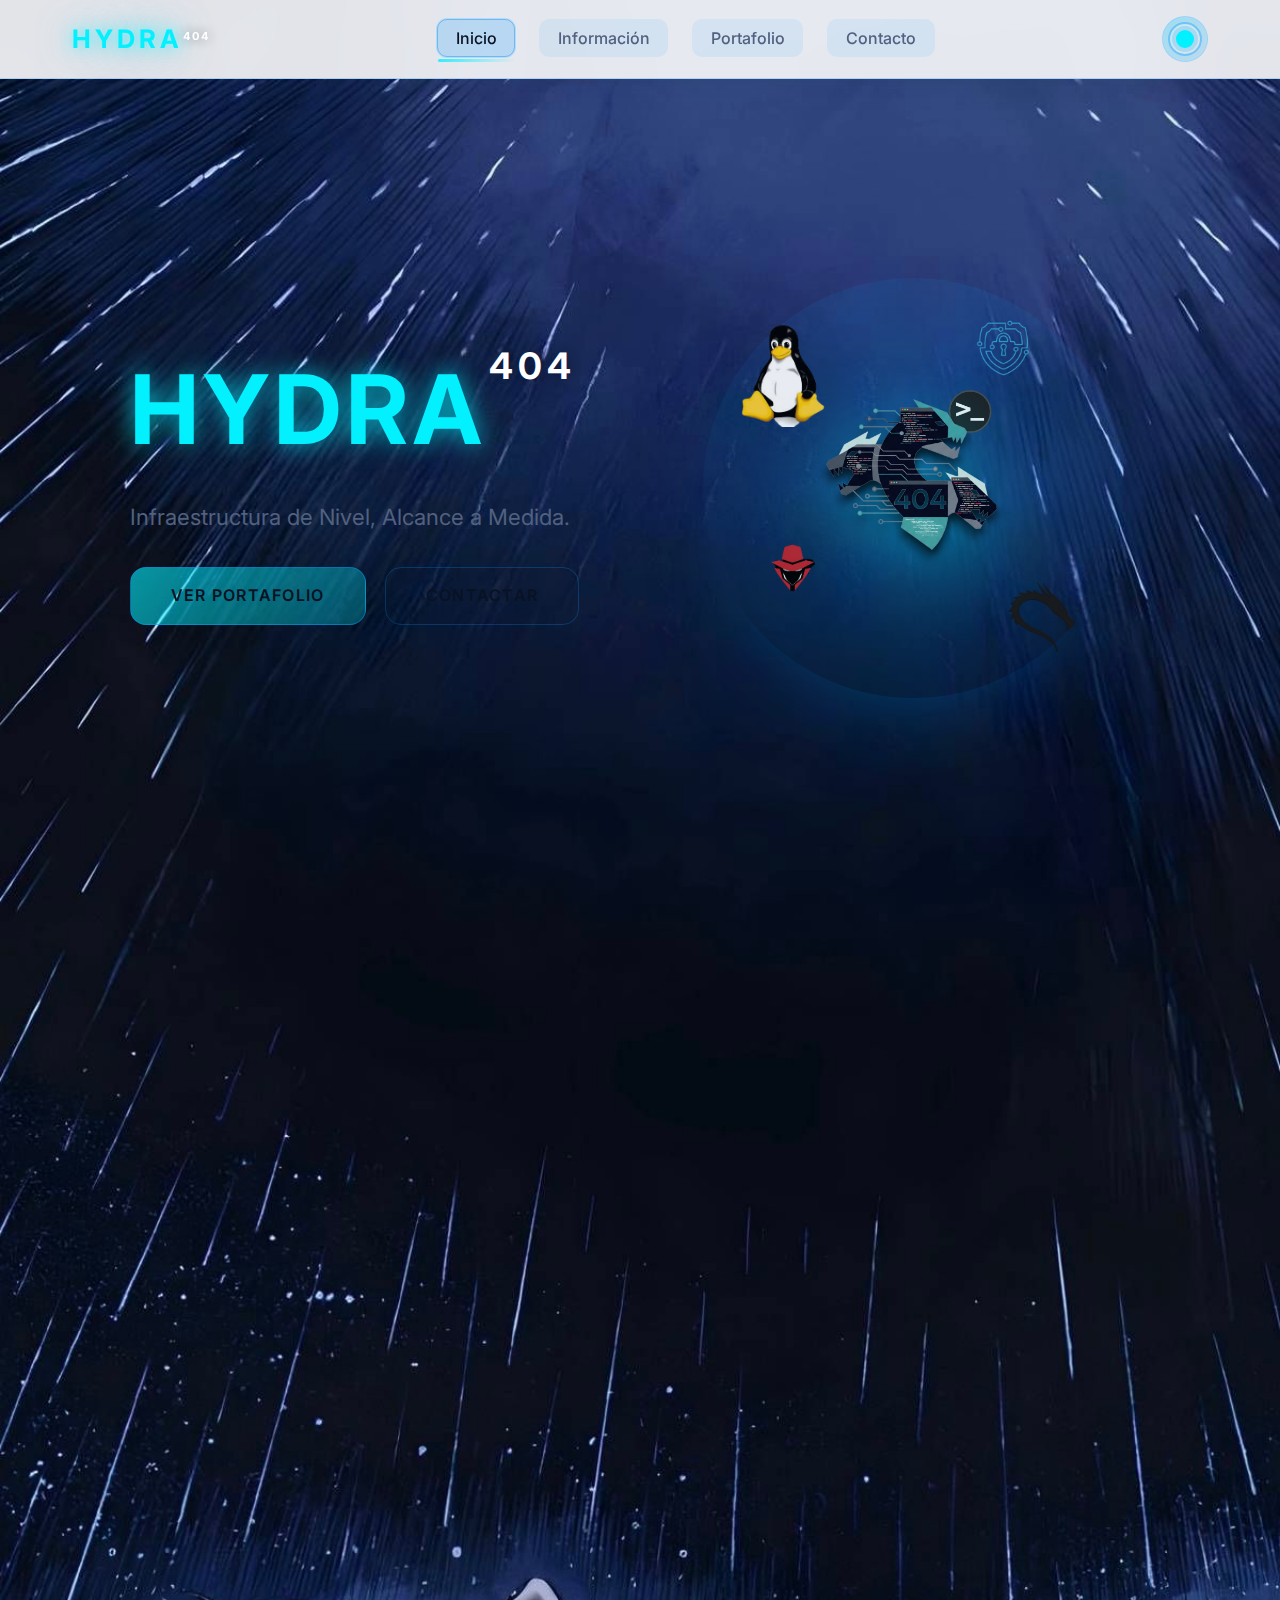
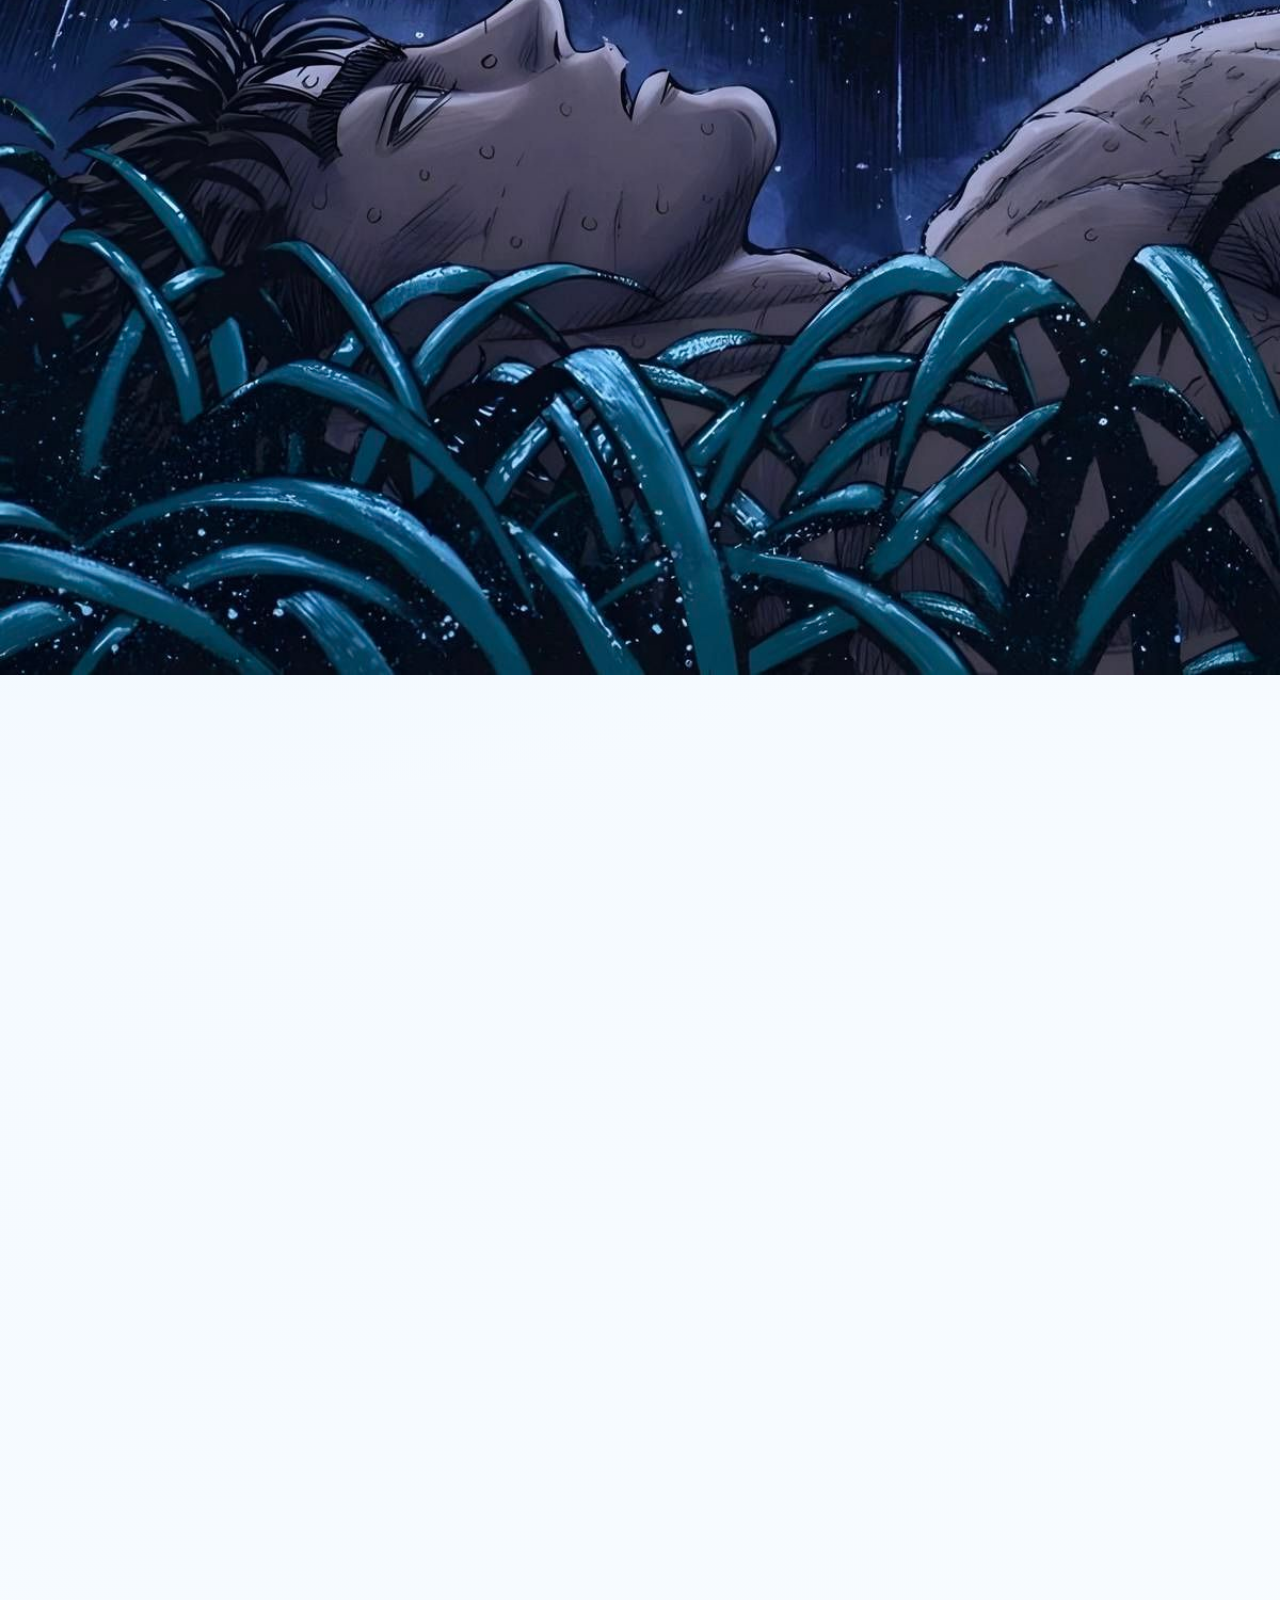
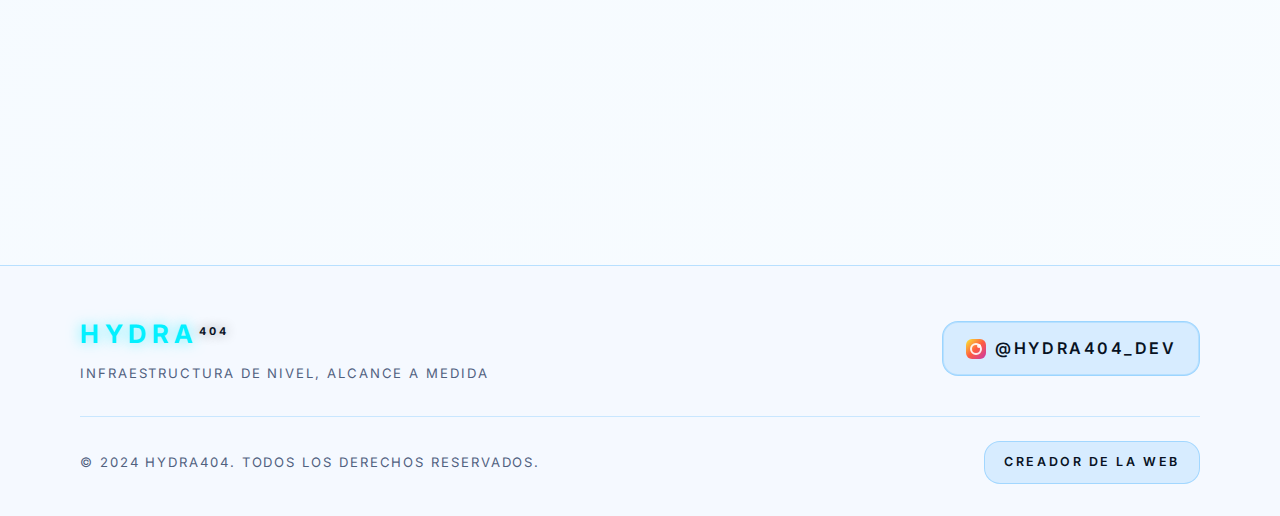
<file: index.html>
<!DOCTYPE html>
<html lang="es">
<head>
    <meta charset="UTF-8">
    <meta name="viewport" content="width=device-width, initial-scale=1.0">
    <title>Hydra404 -INICIO</title>
    <meta name="description" content="Hydra404. Infraestructura tecnológica de precisión. Desarrollo web, automatización operativa, dashboards estratégicos y soluciones a medida.">
    <meta name="keywords" content="hydra404, infraestructura tecnológica, desarrollo web, automatización, dashboards, software, UI/UX">
    <link rel="icon" type="image/png" href="assets/img/logo-h404.png">
    <link rel="stylesheet" href="src/styles/main.css">
    <link rel="preconnect" href="https://fonts.googleapis.com">
    <link rel="preconnect" href="https://fonts.gstatic.com" crossorigin>
    <link href="https://fonts.googleapis.com/css2?family=Inter:wght@300;400;500;600;700&display=swap" rel="stylesheet">
</head>
<body data-background-base="assets/fondos/fondo-gral" data-background-formats="jpg,jpeg,png">
    <div id="app">
        <header class="header">
            <div class="header-container">
                <div class="logo-section">
                    <a href="index.html" class="brand-name" aria-label="Hydra404">
                        <span class="logo-main">HYDRA</span>
                        <span class="logo-sub" aria-hidden="true">404</span>
                    </a>
                </div>
                <nav class="main-nav">
                    <button class="nav-toggle" id="navToggle">
                        <span></span>
                        <span></span>
                        <span></span>
                    </button>
                    <ul class="nav-menu" id="navMenu">
                        <li><a href="index.html" class="nav-link active">Inicio</a></li>
                        <li><a href="pages/informacion/index.html" class="nav-link">Información</a></li>
                        <li><a href="pages/portafolio/index.html" class="nav-link">Portafolio</a></li>
                        <li><a href="pages/contacto/index.html" class="nav-link">Contacto</a></li>
                    </ul>
                </nav>
                <div class="theme-toggle">
                    <button class="theme-btn" id="themeToggle" aria-label="Cambiar a tema claro">
                        <div class="theme-icon"></div>
                    </button>
                </div>
            </div>
        </header>

        <main class="main-content">
            <section class="section hero-section" id="inicio">
                <div class="hero-container">
                    <div class="hero-content" data-animate="fade-up">
                        <h1 class="hero-title">
                            <span class="hero-title-main">HYDRA</span>
                            <span class="hero-title-sub" aria-hidden="true">404</span>
                        </h1>
                    <p class="hero-slogan">Infraestructura de Nivel, Alcance a Medida.</p>
                        <div class="hero-actions">
                            <a href="pages/portafolio/index.html" class="cta-button primary">Ver Portafolio</a>
                            <a href="pages/contacto/index.html" class="cta-button secondary">Contactar</a>
                        </div>
                    </div>
                    <div class="hero-visual" data-animate="fade-in">
                        <div class="hero-logo-stage">
                            <img src="assets/img/logo-h404.png" alt="Hydra404 Logo" class="hero-logo" loading="lazy">
                            <img src="assets/img/linux.png" alt="Linux" class="floating-sigil floating-sigil--linux" aria-hidden="true" loading="lazy">
                            <img src="assets/img/kali-linux.png" alt="Kali Linux" class="floating-sigil floating-sigil--kali" aria-hidden="true" loading="lazy">
                            <img src="assets/img/terminal-logo.png" alt="Terminal" class="floating-sigil floating-sigil--terminal" aria-hidden="true" loading="lazy">
                            <img src="assets/img/cybersec.png" alt="Cybersecurity" class="floating-sigil floating-sigil--cyber" aria-hidden="true" loading="lazy">
                            <img src="assets/img/hackng.png" alt="Hacking" class="floating-sigil floating-sigil--hack" aria-hidden="true" loading="lazy">
                        </div>
                    </div>
                </div>
            </section>

            <section class="section info-section" id="servicios">
                <div class="section-container">
                    <h2 class="section-title" data-animate="fade-up">Nuestros Servicios</h2>
                    <p class="section-description" data-animate="fade-up">Entregamos infraestructura tecnológica que combina estrategia, ingeniería y diseño para crear soluciones que escalan.</p>
                    <div class="info-grid" data-animate="fade-up">
                        <article class="info-card">
                            <h3>Desarrollo Full-Stack</h3>
                            <p>APIs robustas, arquitecturas escalables y frontends responsive que funcionan en cualquier dispositivo.</p>
                        </article>
                        <article class="info-card">
                            <h3>Automatización Operativa</h3>
                            <p>Bots inteligentes, flujos automatizados y sistemas RPA que reducen tiempos y errores.</p>
                        </article>
                        <article class="info-card">
                            <h3>Dashboards Estratégicos</h3>
                            <p>Visualizaciones interactivas que transforman datos complejos en decisiones accionables.</p>
                        </article>
                        <article class="info-card">
                            <h3>Diseño de Experiencia</h3>
                            <p>Interfaces intuitivas y accesibles enfocadas en la usabilidad y conversión.</p>
                        </article>
                        <article class="info-card">
                            <h3>Arquitectura Cloud</h3>
                            <p>Despliegues optimizados con alta disponibilidad y escalabilidad horizontal.</p>
                        </article>
                        <article class="info-card">
                            <h3>Consultoría Técnica</h3>
                            <p>Análisis de ecosistemas existentes y propuestas de mejora continua.</p>
                        </article>
                    </div>
                </div>
            </section>

            <section class="section portfolio-section" id="proyectos">
                <div class="section-container">
                    <div class="section-heading" data-animate="fade-up">
                        <h2 class="section-title">Proyectos Destacados</h2>
                        <p class="section-subtitle">Algunos casos de éxito que hemos entregado</p>
                    </div>
                    <div class="portfolio-preview" data-animate="fade-up">
                        <button class="carousel-control prev" id="portfolioPrev" aria-label="Proyecto anterior"></button>
                        <div class="portfolio-carousel" id="portfolioPreview"></div>
                        <button class="carousel-control next" id="portfolioNext" aria-label="Proyecto siguiente"></button>
                    </div>
                    <div class="portfolio-cta" data-animate="fade-up">
                        <a href="pages/portafolio/index.html" class="cta-button primary">Ver Todos los Proyectos</a>
                    </div>
                </div>
            </section>

            <section class="section cta-section" id="contacto">
                <div class="section-container">
                    <div class="contact-preview-card" data-animate="fade-up">
                        <h2 class="section-title">¿Listo para Comenzar?</h2>
                        <p>Transformemos tu visión en una solución tecnológica de primer nivel. Contacta con nosotros y coordinemos tu próximo proyecto.</p>
                        <div class="cta-buttons">
                            <a href="pages/contacto/index.html" class="cta-button primary">Contactar Ahora</a>
                            <a href="pages/informacion/index.html" class="cta-button secondary">Conocer Más</a>
                        </div>
                    </div>
                </div>
            </section>
        </main>

        <footer class="footer">
            <div class="footer-container">
                <div class="footer-content">
                    <div class="footer-brand">
                        <h3 class="footer-logo" aria-label="Hydra404">
                            <span class="logo-main">HYDRA</span>
                            <span class="logo-sub" aria-hidden="true">404</span>
                        </h3>
                        <p class="footer-slogan">Infraestructura de Nivel, Alcance a Medida</p>
                    </div>
                    <div class="footer-social">
                        <a href="https://www.instagram.com/hydra404_dev" target="_blank" rel="noopener" class="instagram-link">
                            <span class="instagram-icon" aria-hidden="true"></span>
                            @hydra404_dev
                        </a>
                    </div>
                </div>
                <div class="footer-bottom">
                    <p class="footer-text">&copy; 2024 Hydra404. Todos los derechos reservados.</p>
                    <a href="https://github.com/guzman-dex" target="_blank" rel="noopener" class="footer-creator">Creador de la Web</a>
                </div>
            </div>
        </footer>
    </div>

    <script type="module" src="src/scripts/main.js"></script>
</body>
</html>
</file>
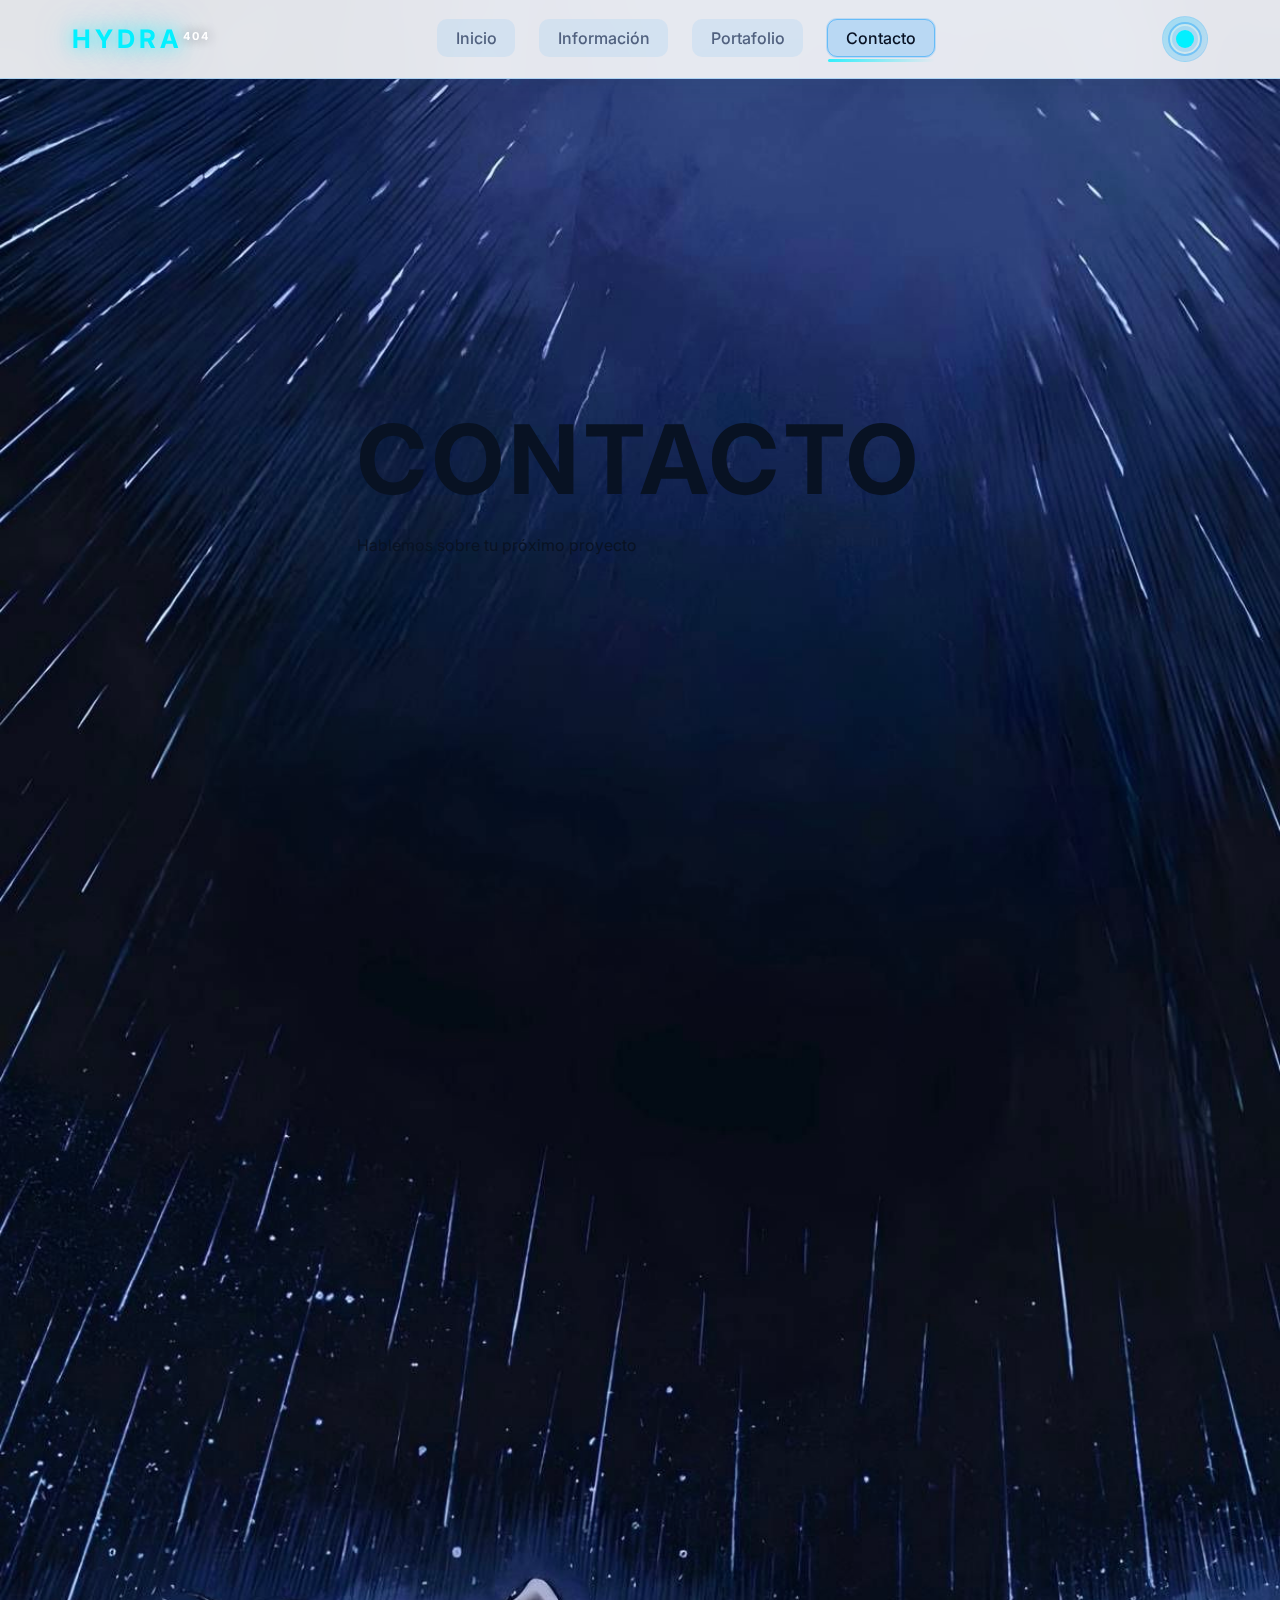
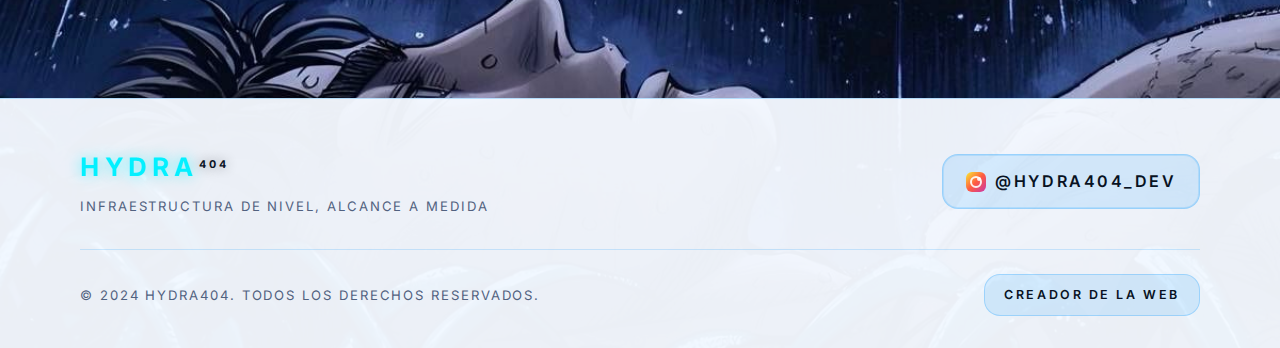
<file: pages/contacto/index.html>
<!DOCTYPE html>
<html lang="es">
<head>
    <meta charset="UTF-8">
    <meta name="viewport" content="width=device-width, initial-scale=1.0">
    <title>Contacto - Hydra404</title>
    <meta name="description" content="Contacta con Hydra404 para discutir tu proyecto de infraestructura tecnológica. WhatsApp, email y formulario de contacto.">
    <meta name="keywords" content="hydra404, contacto, consulta, proyecto, desarrollo web, infraestructura">
    <link rel="icon" type="image/png" href="../../assets/img/logo-h404.png">
    <link rel="stylesheet" href="../../src/styles/main.css">
    <link rel="preconnect" href="https://fonts.googleapis.com">
    <link rel="preconnect" href="https://fonts.gstatic.com" crossorigin>
    <link href="https://fonts.googleapis.com/css2?family=Inter:wght@300;400;500;600;700&display=swap" rel="stylesheet">
</head>
<body data-background-base="../../assets/fondos/fondo-gral" data-background-formats="jpg,jpeg,png">
    <div id="app">
        <header class="header">
            <div class="header-container">
                <div class="logo-section">
                    <a href="../../index.html" class="brand-name" aria-label="Hydra404">
                        <span class="logo-main">HYDRA</span>
                        <span class="logo-sub" aria-hidden="true">404</span>
                    </a>
                </div>
                <nav class="main-nav">
                    <button class="nav-toggle" id="navToggle">
                        <span></span>
                        <span></span>
                        <span></span>
                    </button>
                    <ul class="nav-menu" id="navMenu">
                        <li><a href="../../index.html" class="nav-link">Inicio</a></li>
                        <li><a href="../informacion/index.html" class="nav-link">Información</a></li>
                        <li><a href="../portafolio/index.html" class="nav-link">Portafolio</a></li>
                        <li><a href="index.html" class="nav-link active">Contacto</a></li>
                    </ul>
                </nav>
                <div class="theme-toggle">
                    <button class="theme-btn" id="themeToggle" aria-label="Cambiar a tema claro">
                        <div class="theme-icon"></div>
                    </button>
                </div>
            </div>
        </header>

        <main class="main-content">
            <section class="section hero-section">
                <div class="section-container" data-animate="fade-up">
                    <h1 class="hero-title">Contacto</h1>
                    <p class="hero-subtitle">Hablemos sobre tu próximo proyecto</p>
                </div>
            </section>

            <section class="section contact-section">
                <div class="section-container">
                    <div class="contact-intro" data-animate="fade-up">
                        <p>Elige la vía que prefieras y coordinemos los próximos pasos de tu proyecto. Respondemos con claridad y proponemos un plan de acción concreto.</p>
                    </div>
                    <div class="contact-grid" data-animate="fade-up">
                        <div class="contact-methods">
                            <article class="contact-card">
                                <h3>WhatsApp</h3>
                                <a href="https://wa.me/092782088" class="contact-chip" target="_blank" rel="noopener">
                                    <span class="contact-symbol whatsapp" aria-hidden="true"></span>
                                    <span class="contact-chip-text">
                                        <strong>092 782 088</strong>
                                        <small>Respuesta inmediata</small>
                                    </span>
                                </a>
                            </article>
                            <article class="contact-card">
                                <h3>Email</h3>
                                <button type="button" class="contact-chip" data-email-trigger>
                                    <span class="contact-symbol mail" aria-hidden="true"></span>
                                    <span class="contact-chip-text">
                                        <strong>guzmanhydra@gmail.com</strong>
                                        <small>Elige tu cliente preferido</small>
                                    </span>
                                </button>
                            </article>
                        </div>
                    <div class="contact-cta">
                        <div class="cta-content">
                            <h3>¿Listo para comenzar tu proyecto?</h3>
                            <p>Agenda una consulta gratuita para discutir tus necesidades y cómo podemos ayudarte a alcanzar tus objetivos.</p>
                            <div class="cta-buttons">
                                    <a href="https://wa.me/092782088" class="cta-button primary" target="_blank" rel="noopener">
                                    Consulta por WhatsApp
                                </a>
                                    <button class="cta-button secondary" type="button" data-email-trigger>
                                        Abrir opciones de email
                                </button>
                                </div>
                            </div>
                        </div>
                    </div>
                </div>
            </section>
        </main>

        <footer class="footer">
            <div class="footer-container">
                <div class="footer-content">
                    <div class="footer-brand">
                        <h3 class="footer-logo" aria-label="Hydra404">
                            <span class="logo-main">HYDRA</span>
                            <span class="logo-sub" aria-hidden="true">404</span>
                        </h3>
                        <p class="footer-slogan">Infraestructura de Nivel, Alcance a Medida</p>
                    </div>
                    <div class="footer-social">
                        <a href="https://www.instagram.com/hydra404_dev" target="_blank" rel="noopener" class="instagram-link">
                            <span class="instagram-icon" aria-hidden="true"></span>
                            @hydra404_dev
                        </a>
                    </div>
                </div>
                <div class="footer-bottom">
                    <p class="footer-text">&copy; 2024 Hydra404. Todos los derechos reservados.</p>
                    <a href="https://github.com/guzman-dex" target="_blank" rel="noopener" class="footer-creator">Creador de la Web</a>
                </div>
            </div>
        </footer>
    </div>

    <!-- Modal de selección de email -->
    <div id="emailModal" class="modal" role="dialog" aria-modal="true" aria-labelledby="emailModalTitle" aria-hidden="true" tabindex="-1">
        <div class="modal-content email-modal-content">
            <div class="modal-video">
                <div class="modal-gif" data-gif="../../assets/fondos/fondo-modal.gif"></div>
            </div>
            <div class="modal-header">
                <h3 id="emailModalTitle">Seleccionar cliente de email</h3>
                <button class="modal-close" data-email-close aria-label="Cerrar">&times;</button>
            </div>
            <div class="modal-body">
                <p>Elige una opción para abrir tu plataforma de correo con el mensaje listo para enviar.</p>
                <div class="email-options">
                    <a href="mailto:guzmanhydra@gmail.com?subject=Consulta%20Hydra404" class="email-option" data-email-option="default">
                        <span class="email-badge default" aria-hidden="true"></span>
                        <span class="email-text">
                            <strong>Cliente predeterminado</strong>
                            <small>Usa la app configurada en tu dispositivo</small>
                        </span>
                    </a>
                    <a href="https://mail.google.com/mail/?view=cm&fs=1&to=guzmanhydra@gmail.com&su=Consulta%20Hydra404" class="email-option" target="_blank" rel="noopener" data-email-option="gmail">
                        <span class="email-badge gmail" aria-hidden="true"></span>
                        <span class="email-text">
                            <strong>Gmail</strong>
                            <small>Redirige a Google Mail</small>
                        </span>
                    </a>
                    <a href="https://outlook.live.com/mail/0/deeplink/compose?to=guzmanhydra@gmail.com&subject=Consulta%20Hydra404" class="email-option" target="_blank" rel="noopener" data-email-option="outlook">
                        <span class="email-badge outlook" aria-hidden="true"></span>
                        <span class="email-text">
                            <strong>Outlook</strong>
                            <small>Abre Outlook Live</small>
                        </span>
                    </a>
                    <a href="https://compose.mail.yahoo.com/?to=guzmanhydra@gmail.com&subject=Consulta%20Hydra404" class="email-option" target="_blank" rel="noopener" data-email-option="yahoo">
                        <span class="email-badge yahoo" aria-hidden="true"></span>
                        <span class="email-text">
                            <strong>Yahoo Mail</strong>
                            <small>Componer en Yahoo</small>
                        </span>
                    </a>
                    <a href="mailto:guzmanhydra@gmail.com?subject=Consulta%20Hydra404" class="email-option" data-email-option="otros">
                        <span class="email-badge other" aria-hidden="true"></span>
                        <span class="email-text">
                            <strong>Otros</strong>
                            <small>Copia la dirección y utiliza tu proveedor</small>
                        </span>
                    </a>
                </div>
            </div>
        </div>
    </div>

    <script type="module" src="../../src/scripts/main.js"></script>
</body>
</html>
</file>
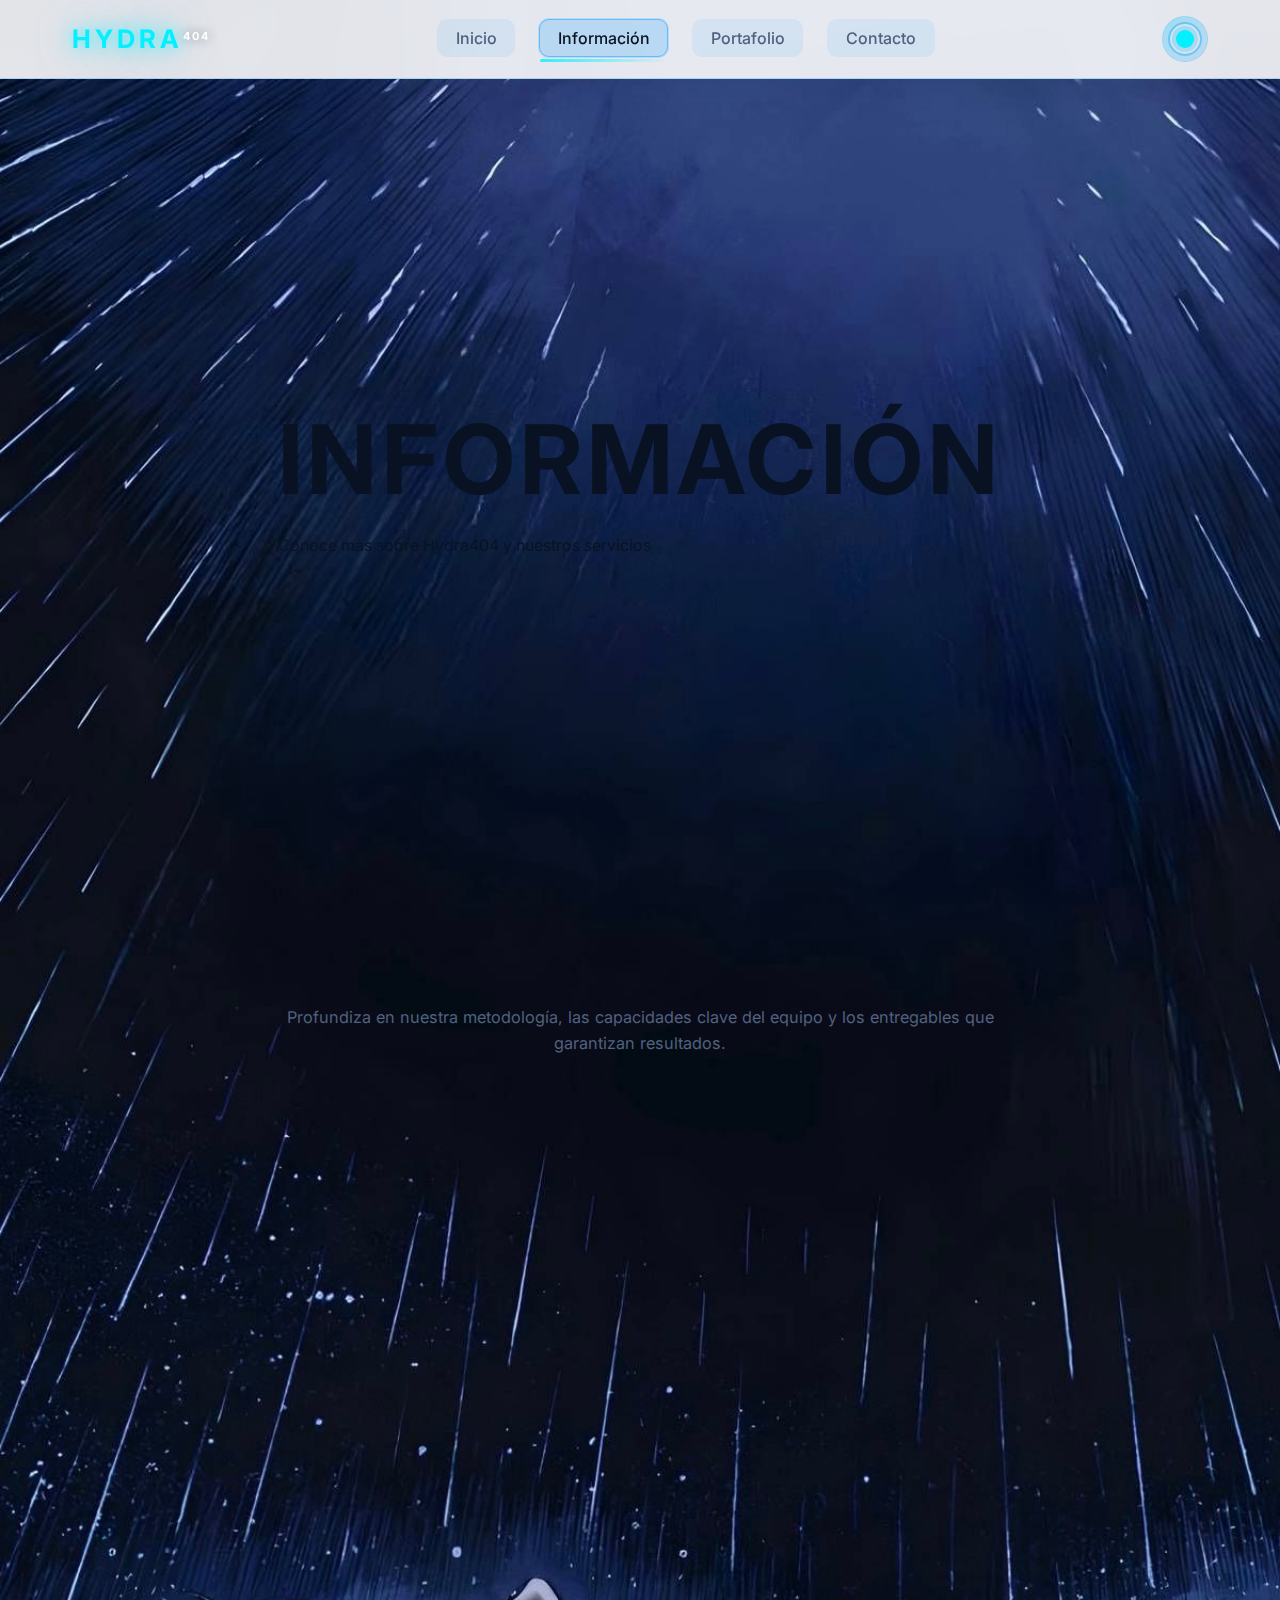
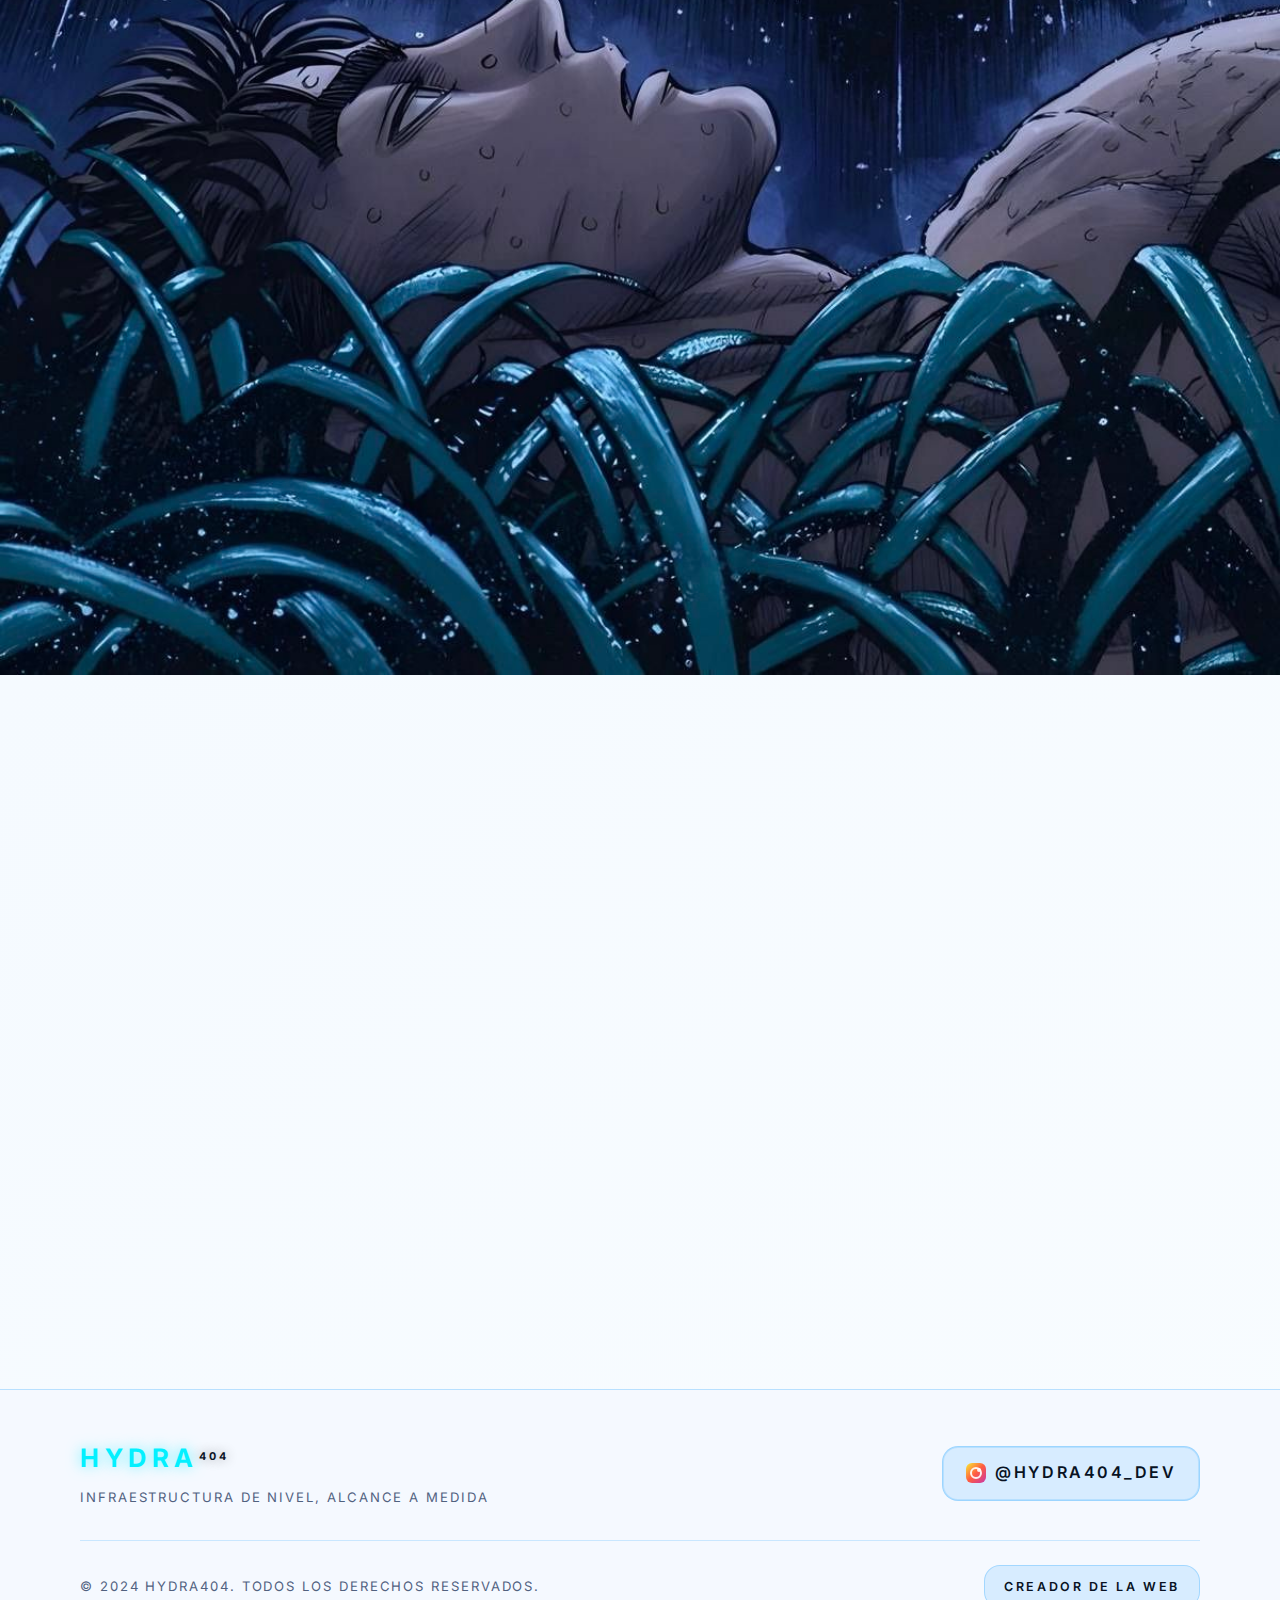
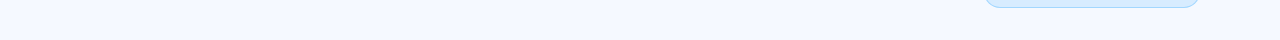
<file: pages/informacion/index.html>
<!DOCTYPE html>
<html lang="es">
<head>
    <meta charset="UTF-8">
    <meta name="viewport" content="width=device-width, initial-scale=1.0">
    <title>Información - Hydra404</title>
    <meta name="description" content="Conoce más sobre Hydra404, nuestra misión, servicios y por qué somos la mejor opción para tu infraestructura tecnológica.">
    <meta name="keywords" content="hydra404, información, misión, servicios, infraestructura tecnológica, desarrollo web">
    <link rel="icon" type="image/png" href="../../assets/img/logo-h404.png">
    <link rel="stylesheet" href="../../src/styles/main.css">
    <link rel="preconnect" href="https://fonts.googleapis.com">
    <link rel="preconnect" href="https://fonts.gstatic.com" crossorigin>
    <link href="https://fonts.googleapis.com/css2?family=Inter:wght@300;400;500;600;700&display=swap" rel="stylesheet">
</head>
<body data-background-base="../../assets/fondos/fondo-gral" data-background-formats="jpg,jpeg,png">
    <div id="app">
        <header class="header">
            <div class="header-container">
                <div class="logo-section">
                    <a href="../../index.html" class="brand-name" aria-label="Hydra404">
                        <span class="logo-main">HYDRA</span>
                        <span class="logo-sub" aria-hidden="true">404</span>
                    </a>
                </div>
                <nav class="main-nav">
                    <button class="nav-toggle" id="navToggle">
                        <span></span>
                        <span></span>
                        <span></span>
                    </button>
                    <ul class="nav-menu" id="navMenu">
                        <li><a href="../../index.html" class="nav-link">Inicio</a></li>
                        <li><a href="index.html" class="nav-link active">Información</a></li>
                        <li><a href="../portafolio/index.html" class="nav-link">Portafolio</a></li>
                        <li><a href="../contacto/index.html" class="nav-link">Contacto</a></li>
                    </ul>
                </nav>
                <div class="theme-toggle">
                    <button class="theme-btn" id="themeToggle" aria-label="Cambiar a tema claro">
                        <div class="theme-icon"></div>
                    </button>
                </div>
            </div>
        </header>

        <main class="main-content">
            <section class="section hero-section">
                <div class="section-container" data-animate="fade-up">
                    <h1 class="hero-title">Información</h1>
                    <p class="hero-subtitle">Conoce más sobre Hydra404 y nuestros servicios</p>
                </div>
            </section>

            <section class="section info-section">
                <div class="section-container">
                    <p class="section-description">Profundiza en nuestra metodología, las capacidades clave del equipo y los entregables que garantizan resultados.</p>
                    <div class="info-content">
                        <div class="info-layout">
                            <aside class="info-summary" data-animate="fade-up">
                                <h2>Infraestructura de precisión</h2>
                                <p>Hydra404 combina estrategia tecnológica, ingeniería de software y diseño de experiencia para desplegar plataformas robustas que escalan con tu negocio.</p>
                                <ul class="info-list highlighted">
                                    <li>Arquitecturas resilientes listas para producción</li>
                                    <li>Workflows automatizados y auditables</li>
                                    <li>Interfases enfocadas en datos accionables</li>
                                </ul>
                            </aside>
                            <div class="info-grid" data-animate="fade-up">
                                <article class="info-card compact">
                                    <h3>Misión</h3>
                                    <p>Impulsar operaciones críticas con tecnología confiable, medible y flexible. Cada entrega incluye tableros de control y alertas proactivas.</p>
                                </article>
                                <article class="info-card compact">
                                    <h3>Visión</h3>
                                    <p>Ser el aliado técnico que anticipa cuellos de botella, proponiendo mejoras continuas que simplifican la toma de decisiones.</p>
                                </article>
                                <article class="info-card compact">
                                    <h3>Servicios core</h3>
                                    <ul class="info-list">
                                        <li>Desarrollo full-stack y APIs escalables</li>
                                        <li>Diseño de dashboards y experiencia de datos</li>
                                        <li>Automatizaciones operativas y RPA</li>
                                        <li>Integraciones con ecosistemas existentes</li>
                                    </ul>
                                </article>
                                <article class="info-card compact">
                                    <h3>Diferenciales</h3>
                                    <p>Metodologías modulares, análisis de observabilidad desde el inicio y garantía de despliegues orquestados con pipelines seguros.</p>
                                </article>
                                <article class="info-card compact">
                                    <h3>Experiencia</h3>
                                    <p>Más de 50 entregables productivos en sectores fintech, educativo y retail, con soporte continuo y métricas claras de desempeño.</p>
                                </article>
                                <article class="info-card compact">
                                    <h3>Calidad</h3>
                                    <p>Testing automatizado, revisión cruzada de código y monitoreo 24/7 respaldan cada proyecto, asegurando continuidad operativa.</p>
                                </article>
                            </div>
                            <div class="info-location-preview" data-animate="fade-up">
                                <div class="info-location-preview__visual" aria-hidden="true">
                                    <span class="info-location-preview__grid"></span>
                                    <span class="info-location-preview__pulse"></span>
                                    <span class="info-location-preview__pin">
                                        <svg viewBox="0 0 24 24" focusable="false">
                                            <path d="M12 2a7 7 0 0 0-7 7c0 5.25 7 13 7 13s7-7.75 7-13a7 7 0 0 0-7-7zm0 9.2a2.2 2.2 0 1 1 0-4.4 2.2 2.2 0 0 1 0 4.4z" />
                                        </svg>
                                    </span>
                            </div>
                                <div class="info-location-preview__content">
                                    <h3>Ubicación estratégica</h3>
                                    <p>Operamos desde Flores, Uruguay, un punto clave para conectar con equipos y organizaciones en toda la región.</p>
                                    <button type="button" class="cta-button tertiary info-location-preview__button" data-location-trigger>
                                        <span class="info-location-preview__button-icon" aria-hidden="true">📍</span>
                                        ¿Dónde estamos?
                                    </button>
                                </div>
                            </div>
                        </div>
                        <div class="cta-section" data-animate="fade-up">
                            <h3>¿Listo para transformar tu infraestructura tecnológica?</h3>
                            <p>Contacta con nosotros y descubre cómo podemos ayudarte a alcanzar tus objetivos empresariales.</p>
                            <div class="cta-buttons">
                                <a href="../contacto/index.html" class="cta-button primary">
                                    Contactar Ahora
                                </a>
                                <a href="../portafolio/index.html" class="cta-button secondary">
                                    Ver Nuestros Trabajos
                                </a>
                            </div>
                        </div>
                    </div>
                </div>
            </section>
        </main>

        <div id="locationModal" class="modal location-modal" role="dialog" aria-modal="true" aria-labelledby="locationModalTitle" aria-hidden="true" tabindex="-1">
            <div class="modal-content location-modal__content">
                <div class="modal-video">
                    <div class="modal-gif" data-gif="../../assets/fondos/fondo-modal.gif"></div>
                </div>
                <div class="modal-header">
                    <h3 id="locationModalTitle">Estamos en Flores, Uruguay</h3>
                    <button class="modal-close" data-location-close aria-label="Cerrar">&times;</button>
                </div>
                <div class="modal-body location-modal__body">
                    <p>Explora nuestra base operativa y agenda una visita cuando lo necesites.</p>
                    <div class="location-modal__map">
                        <iframe title="Ubicación de Hydra404 en Flores, Uruguay" src="" data-map-src="https://www.google.com/maps/embed?pb=!1m18!1m12!1m3!1d34137.35632735003!2d-56.9326936!3d-33.5205533!2m3!1f0!2f0!3f0!3m2!1i1024!2i768!4f13.1!3m3!1m2!1s0x95a8b71931e0a03f%3A0x3d7b0adc5cbe74d4!2sFlores%20Department%2C%20Uruguay!5e0!3m2!1ses!2suy!4v1730000000001!5m2!1ses!2suy" loading="lazy" referrerpolicy="no-referrer-when-downgrade" allowfullscreen></iframe>
                    </div>
                    <a class="location-modal__link" href="https://www.openstreetmap.org/?mlat=-33.258&amp;mlon=-56.862#map=11/-33.258/-56.862" target="_blank" rel="noopener">Abrir mapa en pestaña nueva</a>
                </div>
            </div>
        </div>

        <footer class="footer">
            <div class="footer-container">
                <div class="footer-content">
                    <div class="footer-brand">
                        <h3 class="footer-logo" aria-label="Hydra404">
                            <span class="logo-main">HYDRA</span>
                            <span class="logo-sub" aria-hidden="true">404</span>
                        </h3>
                        <p class="footer-slogan">Infraestructura de Nivel, Alcance a Medida</p>
                    </div>
                    <div class="footer-social">
                        <a href="https://www.instagram.com/hydra404_dev" target="_blank" rel="noopener" class="instagram-link">
                            <span class="instagram-icon" aria-hidden="true"></span>
                            @hydra404_dev
                        </a>
                    </div>
                </div>
                <div class="footer-bottom">
                <p class="footer-text">&copy; 2024 Hydra404. Todos los derechos reservados.</p>
                    <a href="https://github.com/guzman-dex" target="_blank" rel="noopener" class="footer-creator">Creador de la Web</a>
                </div>
            </div>
        </footer>
    </div>

    <script type="module" src="../../src/scripts/main.js"></script>
</body>
</html>
</file>
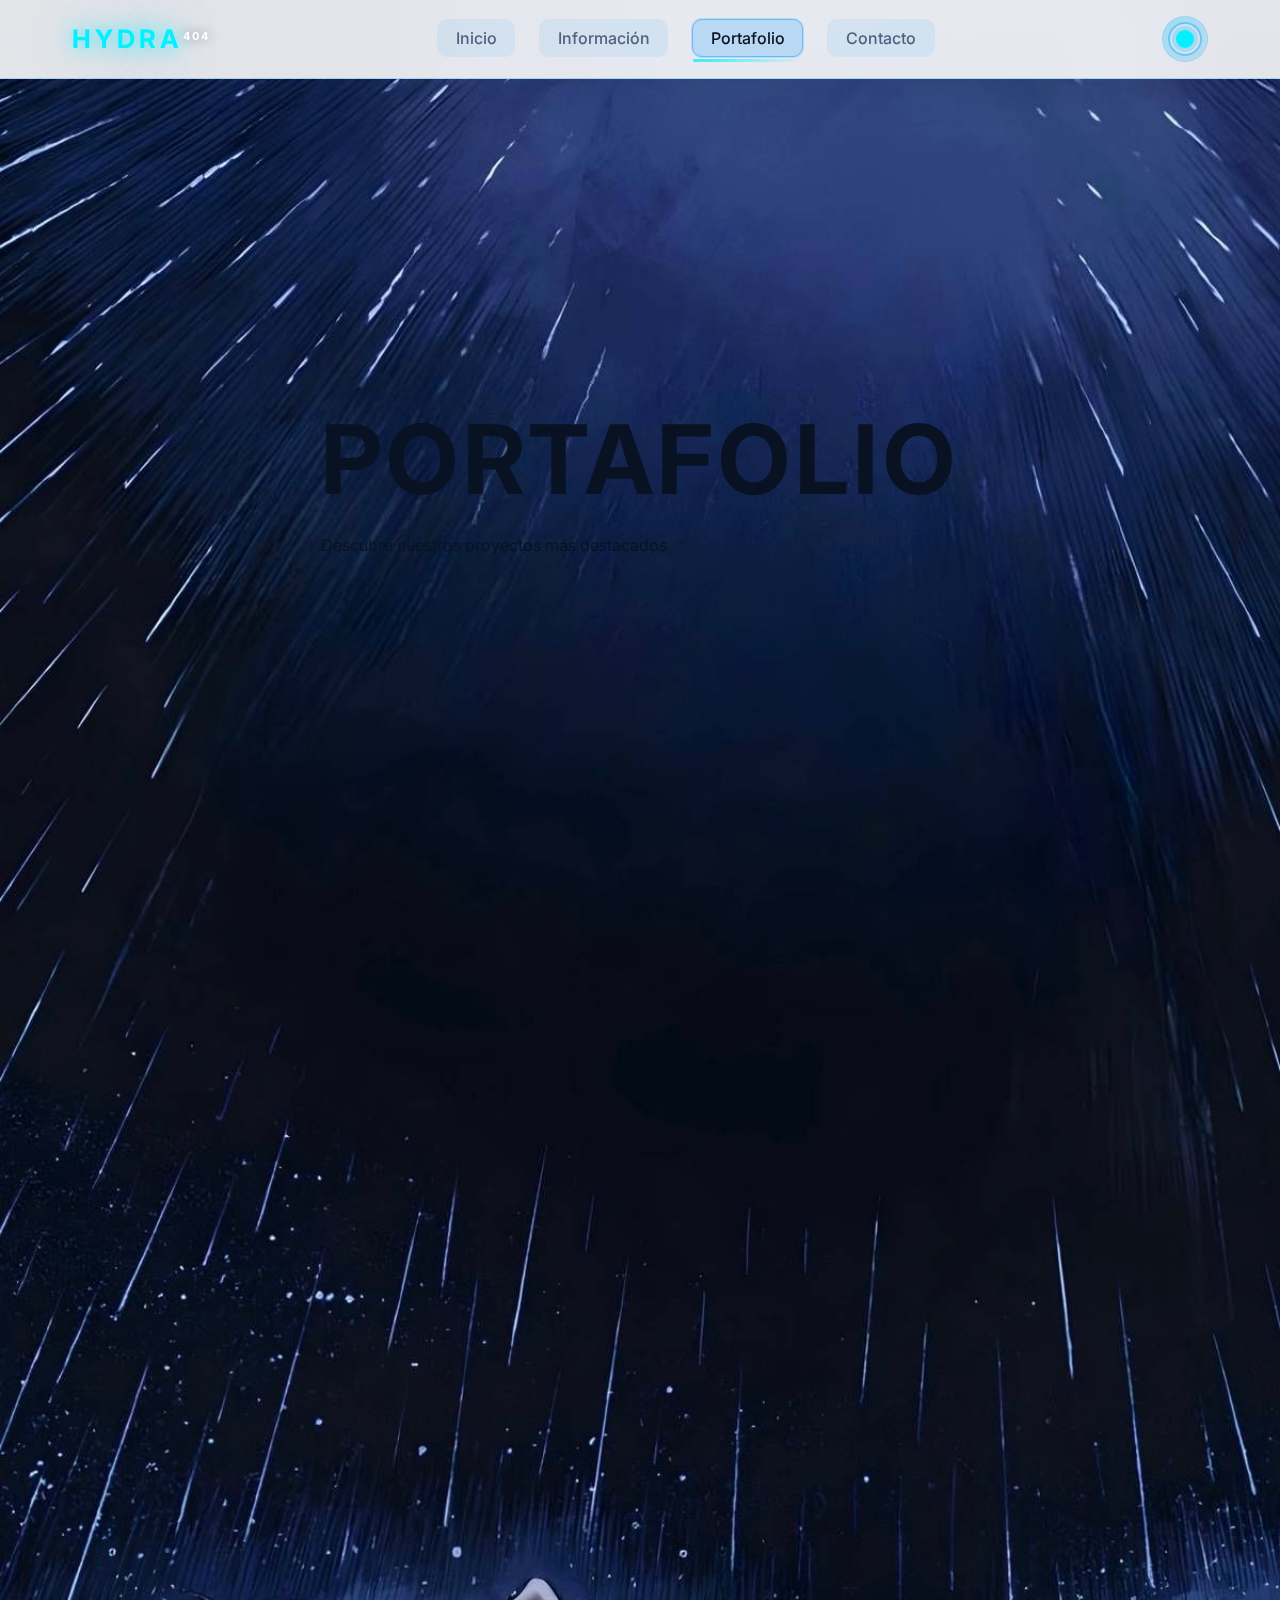
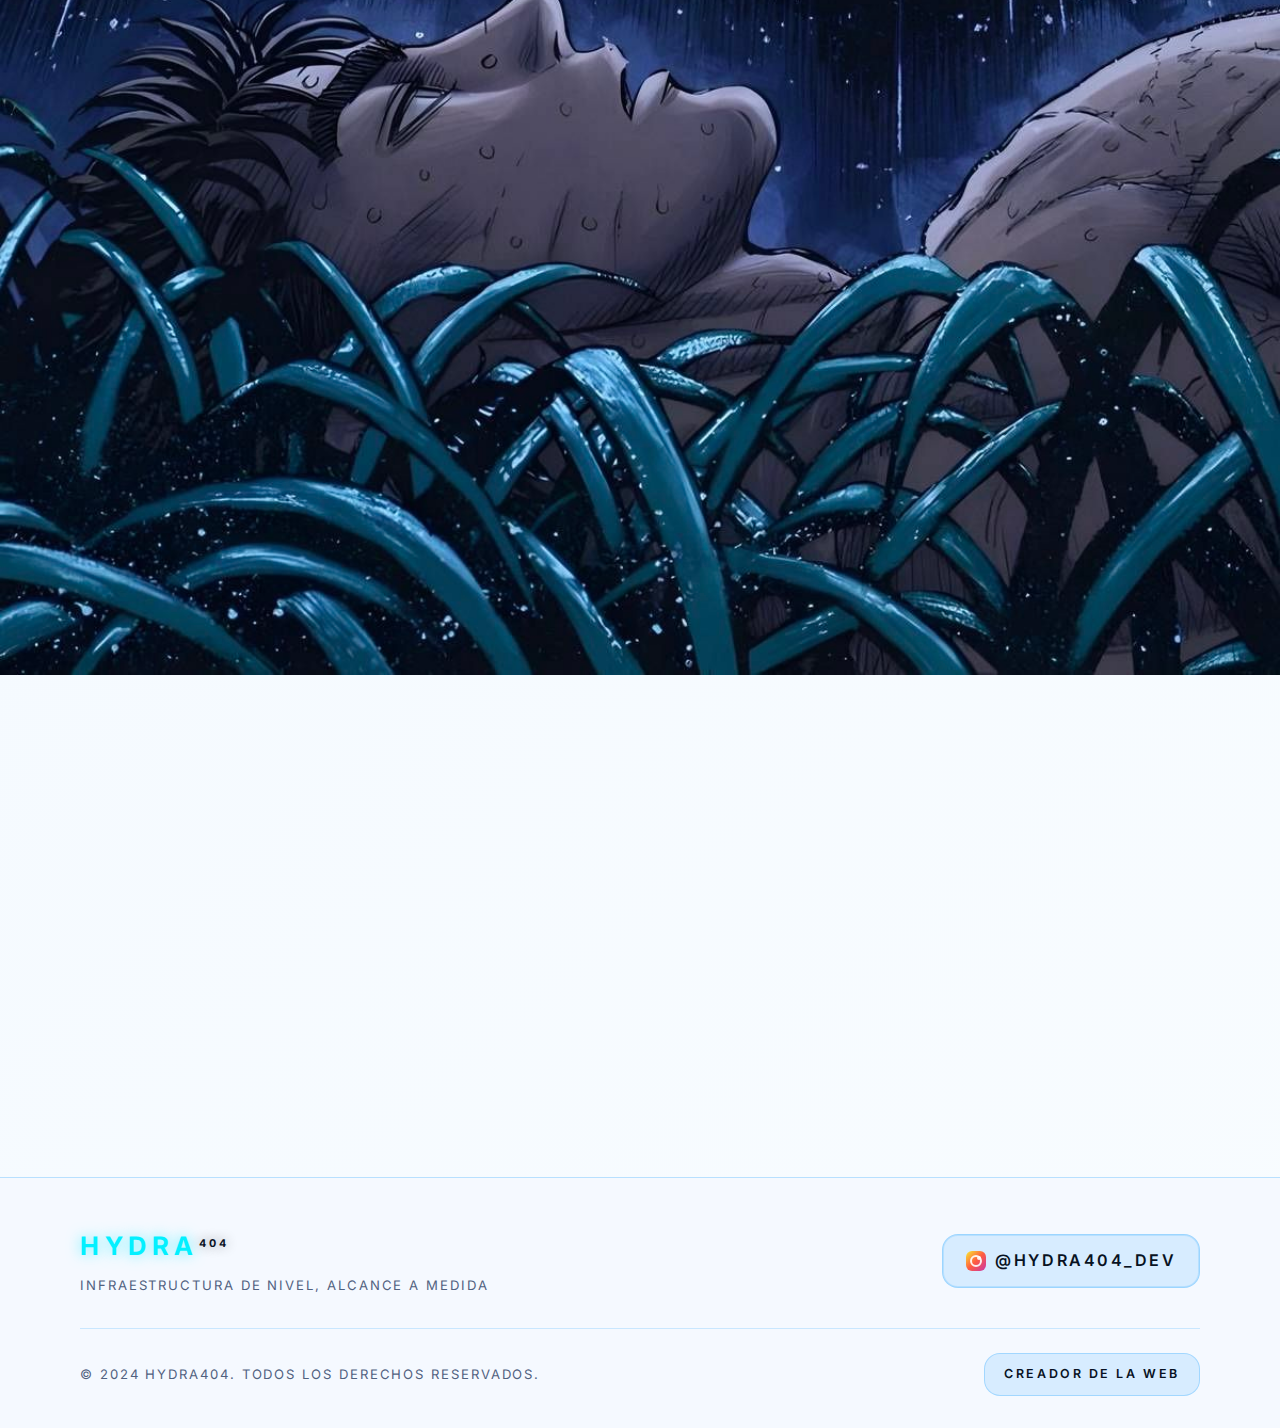
<file: pages/portafolio/index.html>
<!DOCTYPE html>
<html lang="es">
<head>
    <meta charset="UTF-8">
    <meta name="viewport" content="width=device-width, initial-scale=1.0">
    <title>Portafolio - Hydra404</title>
    <meta name="description" content="Explora nuestro portafolio de proyectos de desarrollo web, UI/UX, software personalizado y automatizaciones.">
    <meta name="keywords" content="hydra404, portafolio, proyectos, desarrollo web, UI/UX, software, automatizaciones">
    <link rel="icon" type="image/png" href="../../assets/img/logo-h404.png">
    <link rel="stylesheet" href="../../src/styles/main.css">
    <link rel="preconnect" href="https://fonts.googleapis.com">
    <link rel="preconnect" href="https://fonts.gstatic.com" crossorigin>
    <link href="https://fonts.googleapis.com/css2?family=Inter:wght@300;400;500;600;700&display=swap" rel="stylesheet">
</head>
<body data-background-base="../../assets/fondos/fondo-gral" data-background-formats="jpg,jpeg,png">
    <div id="app">
        <header class="header">
            <div class="header-container">
                <div class="logo-section">
                    <a href="../../index.html" class="brand-name" aria-label="Hydra404">
                        <span class="logo-main">HYDRA</span>
                        <span class="logo-sub" aria-hidden="true">404</span>
                    </a>
                </div>
                <nav class="main-nav">
                    <button class="nav-toggle" id="navToggle">
                        <span></span>
                        <span></span>
                        <span></span>
                    </button>
                    <ul class="nav-menu" id="navMenu">
                        <li><a href="../../index.html" class="nav-link">Inicio</a></li>
                        <li><a href="../informacion/index.html" class="nav-link">Información</a></li>
                        <li><a href="index.html" class="nav-link active">Portafolio</a></li>
                        <li><a href="../contacto/index.html" class="nav-link">Contacto</a></li>
                    </ul>
                </nav>
                <div class="theme-toggle">
                    <button class="theme-btn" id="themeToggle" aria-label="Cambiar a tema claro">
                        <div class="theme-icon"></div>
                    </button>
                </div>
            </div>
        </header>

        <main class="main-content">
            <section class="section hero-section">
                <div class="section-container" data-animate="fade-up">
                    <h1 class="hero-title">Portafolio</h1>
                    <p class="hero-subtitle">Descubre nuestros proyectos más destacados</p>
                </div>
            </section>

            <section class="section portfolio-section">
                <div class="section-container">
                    <div class="portfolio-header" data-animate="fade-up">
                        <div>
                            <h2 class="section-title">Proyectos a medida</h2>
                            <p class="section-subtitle">Casos reales que combinan automatización, visualización y experiencia de usuario.</p>
                        </div>
                        <button class="filter-toggle" id="openFilters">Filtros</button>
                    </div>
                    <div class="portfolio-grid" id="portfolioGrid" aria-live="polite" data-animate="fade-up">
                        <article class="portfolio-card">
                            <h3>Sistema de Administración</h3>
                            <p>Monitoreo de ventas, inventario y finanzas en tiempo real para múltiples sucursales.</p>
                            <ul class="portfolio-card-highlights">
                                <li>Indicadores financieros consolidados</li>
                                <li>Permisos y trazabilidad por usuario</li>
                                <li>Reportes automáticos en PDF y hojas de cálculo</li>
                            </ul>
                            <ul class="portfolio-card-tags">
                                <li>Software</li>
                                <li>Administración</li>
                                <li>Dashboard</li>
                            </ul>
                        </article>
                        <article class="portfolio-card">
                            <h3>Automatización Operativa</h3>
                            <p>Automatiza tareas repetitivas, integra APIs críticas y genera reportes auditables.</p>
                            <ul class="portfolio-card-highlights">
                                <li>Bots con validaciones inteligentes</li>
                                <li>Integración con sistemas internos</li>
                                <li>Alertas proactivas y bitácora automatizada</li>
                            </ul>
                            <ul class="portfolio-card-tags">
                                <li>Automatización</li>
                                <li>RPA</li>
                                <li>Integraciones</li>
                            </ul>
                        </article>
                        <article class="portfolio-card">
                            <h3>Dashboard Estratégico</h3>
                            <p>Dashboard responsive para visualizar y filtrar datos clave de negocio.</p>
                            <ul class="portfolio-card-highlights">
                                <li>Visualizaciones interactivas</li>
                                <li>Modo claro y oscuro sincronizados</li>
                                <li>Exportación segmentada de datasets</li>
                            </ul>
                            <ul class="portfolio-card-tags">
                                <li>UI/UX</li>
                                <li>Dashboard</li>
                                <li>Responsive</li>
                            </ul>
                        </article>
                        <article class="portfolio-card">
                            <h3>Plataforma Educativa</h3>
                            <p>Ecosistema para gestión de cursos, evaluaciones adaptativas y analítica de progreso.</p>
                            <ul class="portfolio-card-highlights">
                                <li>Roles para estudiantes, tutores y administradores</li>
                                <li>Streaming y recursos descargables</li>
                                <li>Analítica de engagement académico</li>
                            </ul>
                            <ul class="portfolio-card-tags">
                                <li>Educación</li>
                                <li>Multiplataforma</li>
                                <li>Desarrollo web</li>
                            </ul>
                        </article>
                        <article class="portfolio-card">
                            <h3>Desarrollo de Juegos Web</h3>
                            <p>Juegos interactivos con lógica compleja e IA: Ajedrez con minimax y Ruleta 21 con ritos.</p>
                            <ul class="portfolio-card-highlights">
                                <li>Motor de ajedrez con IA en 4 niveles de dificultad</li>
                                <li>Ruleta 21 con sistema único de ritos estratégicos</li>
                                <li>100% responsive con controles táctiles y teclado</li>
                            </ul>
                            <ul class="portfolio-card-tags">
                                <li>Juegos</li>
                                <li>JavaScript</li>
                                <li>IA</li>
                            </ul>
                        </article>
                    </div>
                    <div class="cta-section" data-animate="fade-up">
                        <h3>¿Te interesa alguno de nuestros proyectos?</h3>
                        <p>Contáctanos para discutir cómo podemos crear algo similar para tu empresa.</p>
                        <div class="cta-buttons">
                            <a href="../contacto/index.html" class="cta-button primary">
                                Solicitar Cotización
                            </a>
                            <a href="../informacion/index.html" class="cta-button secondary">
                                Más Información
                            </a>
                        </div>
                    </div>
                </div>
            </section>
        </main>

        <div id="filtersModal" class="modal filters-modal" role="dialog" aria-modal="true" aria-labelledby="filtersTitle" aria-hidden="true" tabindex="-1">
            <div class="modal-content">
                <div class="modal-video">
                    <div class="modal-gif" data-gif="../../assets/fondos/fondo-modal.gif"></div>
                </div>
                <div class="modal-header">
                    <h3 id="filtersTitle">Filtros de portafolio</h3>
                    <button class="modal-close" id="closeFilters" aria-label="Cerrar filtros">&times;</button>
                </div>
                <div class="modal-body">
                    <div class="filter-panel" data-group="category">
                        <h4>Categoría</h4>
                        <div class="filter-chip-group" data-filter-group="category"></div>
                    </div>
                    <div class="filter-panel" data-group="focus">
                        <h4>Enfoque</h4>
                        <div class="filter-chip-group" data-filter-group="focus"></div>
                    </div>
                </div>
                <div class="modal-footer">
                    <button class="modal-button tertiary" id="clearFilters">Limpiar</button>
                    <button class="modal-button primary" id="applyFilters">Aplicar</button>
                </div>
            </div>
        </div>

        <footer class="footer">
            <div class="footer-container">
                <div class="footer-content">
                    <div class="footer-brand">
                        <h3 class="footer-logo" aria-label="Hydra404">
                            <span class="logo-main">HYDRA</span>
                            <span class="logo-sub" aria-hidden="true">404</span>
                        </h3>
                        <p class="footer-slogan">Infraestructura de Nivel, Alcance a Medida</p>
                    </div>
                    <div class="footer-social">
                        <a href="https://www.instagram.com/hydra404_dev" target="_blank" rel="noopener" class="instagram-link">
                            <span class="instagram-icon" aria-hidden="true"></span>
                            @hydra404_dev
                        </a>
                    </div>
                </div>
                <div class="footer-bottom">
                <p class="footer-text">&copy; 2024 Hydra404. Todos los derechos reservados.</p>
                    <a href="https://github.com/guzman-dex" target="_blank" rel="noopener" class="footer-creator">Creador de la Web</a>
                </div>
            </div>
        </footer>
    </div>

    <script type="module" src="../../src/scripts/main.js"></script>
</body>
</html>
</file>
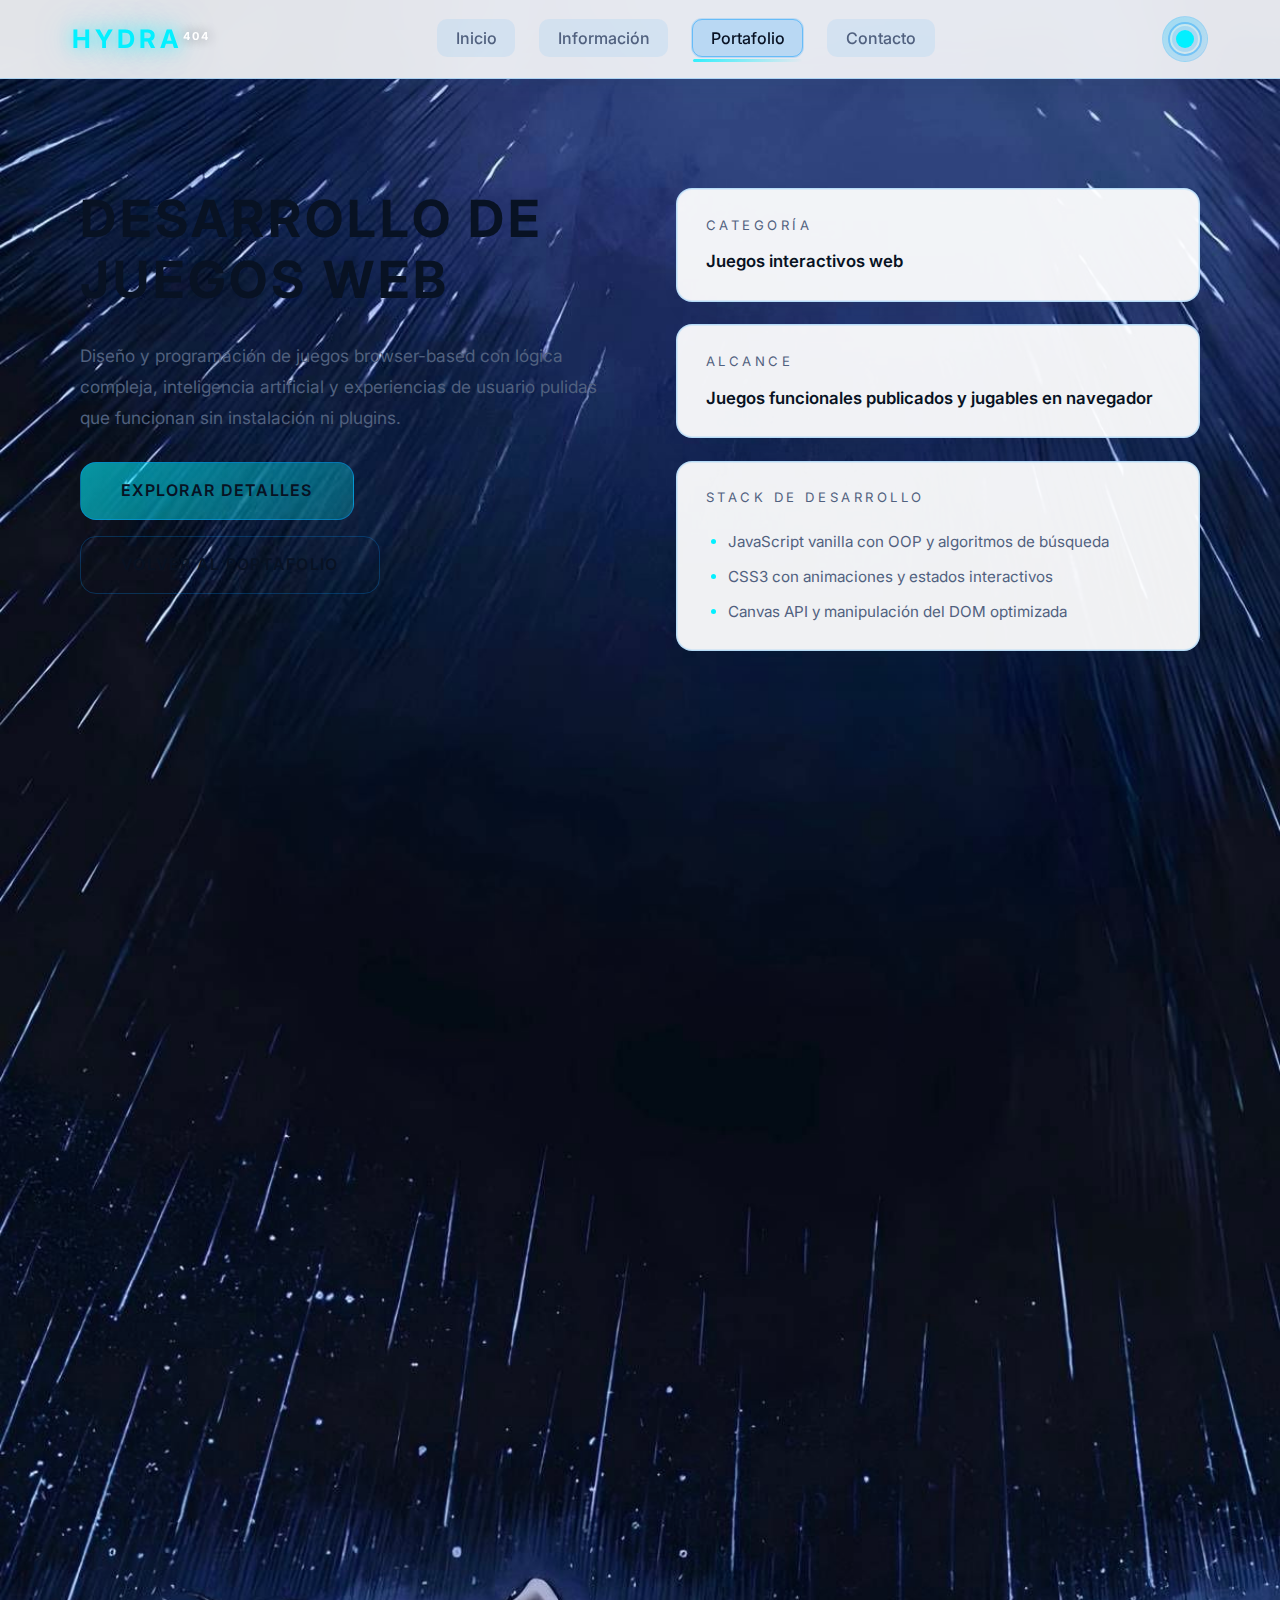
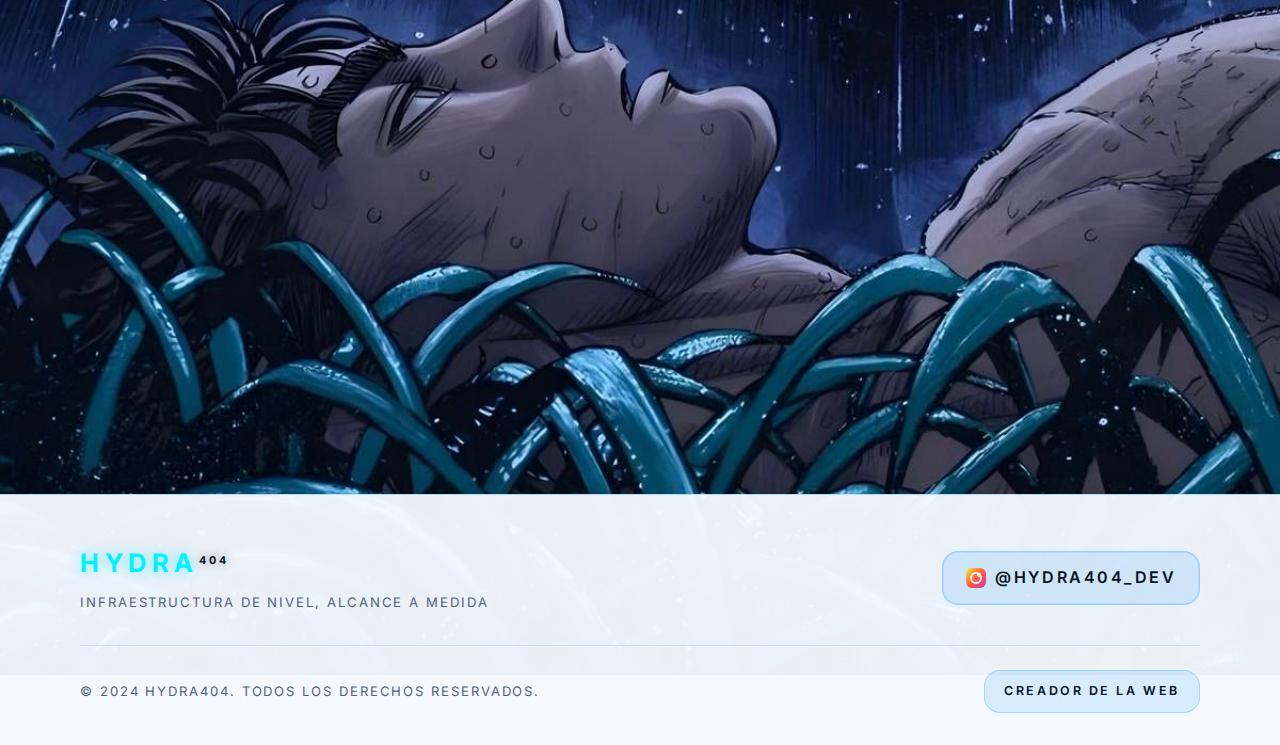
<file: pages/portafolio/proyectos/desarrollo-juegos-web.html>
<!DOCTYPE html>
<html lang="es">
<head>
  <meta charset="UTF-8">
  <meta name="viewport" content="width=device-width, initial-scale=1.0">
  <title>Desarrollo de Juegos Web - Hydra404</title>
  <meta name="description" content="Portafolio de juegos web interactivos: Ajedrez con IA minimax y Ruleta 21 con mecánicas únicas, desarrollados por Hydra404.">
  <link rel="icon" type="image/png" href="../../../assets/img/logo-h404.png">
  <link rel="stylesheet" href="../../../src/styles/main.css">
  <link rel="preconnect" href="https://fonts.googleapis.com">
  <link rel="preconnect" href="https://fonts.gstatic.com" crossorigin>
  <link href="https://fonts.googleapis.com/css2?family=Inter:wght@300;400;500;600;700&display=swap" rel="stylesheet">
</head>
<body data-background-base="../../../assets/fondos/fondo-gral" data-background-formats="jpg,jpeg,png">
  <div id="app">
    <header class="header">
      <div class="header-container">
        <div class="logo-section">
          <a href="../../../index.html" class="brand-name" aria-label="Hydra404">
            <span class="logo-main">HYDRA</span>
            <span class="logo-sub" aria-hidden="true">404</span>
          </a>
        </div>
        <nav class="main-nav">
          <button class="nav-toggle" id="navToggle">
            <span></span>
            <span></span>
            <span></span>
          </button>
          <ul class="nav-menu" id="navMenu">
            <li><a href="../../../index.html" class="nav-link">Inicio</a></li>
            <li><a href="../../informacion/index.html" class="nav-link">Información</a></li>
            <li><a href="../index.html" class="nav-link active">Portafolio</a></li>
            <li><a href="../../contacto/index.html" class="nav-link">Contacto</a></li>
          </ul>
        </nav>
        <div class="theme-toggle">
          <button class="theme-btn" id="themeToggle" aria-label="Cambiar a tema claro">
            <div class="theme-icon"></div>
          </button>
        </div>
      </div>
    </header>

    <main class="main-content">
      <section class="section project-hero" id="inicio">
        <div class="section-container project-hero__grid">
          <div class="project-hero__content" data-animate="fade-up">
            <h1 class="project-title">Desarrollo de Juegos Web</h1>
            <p class="project-lead">Diseño y programación de juegos browser-based con lógica compleja, inteligencia artificial y experiencias de usuario pulidas que funcionan sin instalación ni plugins.</p>
            <div class="project-hero__cta">
              <a href="#detalles" class="cta-button primary">Explorar detalles</a>
              <a href="../index.html" class="cta-button secondary">Volver al portafolio</a>
            </div>
          </div>
          <aside class="project-hero__meta" data-animate="fade-left">
            <div class="project-meta-card">
              <span class="project-meta-label">Categoría</span>
              <span class="project-meta-value">Juegos interactivos web</span>
            </div>
            <div class="project-meta-card">
              <span class="project-meta-label">Alcance</span>
              <span class="project-meta-value">Juegos funcionales publicados y jugables en navegador</span>
            </div>
            <div class="project-meta-card">
              <span class="project-meta-label">Stack de desarrollo</span>
              <ul class="project-meta-list">
                <li>JavaScript vanilla con OOP y algoritmos de búsqueda</li>
                <li>CSS3 con animaciones y estados interactivos</li>
                <li>Canvas API y manipulación del DOM optimizada</li>
              </ul>
            </div>
          </aside>
        </div>
      </section>

      <section class="section" id="detalles">
        <div class="section-container">
          <div class="project-overview__grid">
            <article class="project-overview-card" data-animate="fade-up">
              <h2 class="project-section-title">EskiJedrez - Ajedrez Completo</h2>
              <p class="project-section-text">Motor de ajedrez con todas las reglas oficiales, algoritmo minimax para IA con cuatro niveles de dificultad y notación algebraica estándar.</p>
              <ul class="project-list">
                <li>Implementación completa de reglas: enroque, captura al paso, promoción</li>
                <li>IA basada en minimax con poda alfa-beta y diferentes profundidades</li>
                <li>Modos: Jugador vs Jugador y Jugador vs IA (Kira)</li>
                <li>Historial de movimientos con notación estándar y navegación</li>
                <li>Sistema de captura de piezas y temporizador opcional</li>
              </ul>
            </article>
            <article class="project-overview-card" data-animate="fade-up">
              <h2 class="project-section-title">Ruleta 21 - Juego de Cartas</h2>
              <p class="project-section-text">Variante original de 21 (Blackjack) con sistema único de "ritos" que añaden estrategia y tensión a cada mano.</p>
              <ul class="project-list">
                <li>Sistema de ritos: PIDO, PIDO Y CAMBIO, DEJO (mecánicas exclusivas)</li>
                <li>IA adaptativa que ajusta su estrategia según el estado del juego</li>
                <li>Gestión automática de ases (11 o 1 según conveniencia)</li>
                <li>Sistema de prorroga para desempates y mayor emoción</li>
                <li>Visualización fluida de cartas con animaciones profesionales</li>
              </ul>
            </article>
            <article class="project-overview-card" data-animate="fade-up">
              <h2 class="project-section-title">Características técnicas</h2>
              <p class="project-section-text">Ambos juegos destacan por arquitectura escalable y optimización de rendimiento.</p>
              <ul class="project-list">
                <li>Arquitectura modular con separación clara de lógica y UI</li>
                <li>Renderizado optimizado sin frameworks pesados</li>
                <li>Responsive design para móviles, tablets y escritorio</li>
                <li>Almacenamiento local para guardar partidas y preferencias</li>
                <li>Controles táctiles y por teclado con accesibilidad ARIA</li>
              </ul>
            </article>
          </div>
        </div>
      </section>

      <section class="section">
        <div class="section-container">
          <h2 class="section-title" data-animate="fade-up">Juegos Disponibles</h2>
          <p class="section-subtitle" data-animate="fade-up">Prueba los juegos en vivo directamente desde el navegador.</p>
          <div class="project-links" data-animate="fade-up">
            <a href="https://guzman-dex.github.io/EskiJedrez/" class="cta-button primary" target="_blank" rel="noopener">Jugar EskiJedrez</a>
            <a href="https://guzman-dex.github.io/Ruleta/" class="cta-button primary" target="_blank" rel="noopener">Jugar Ruleta 21</a>
          </div>
        </div>
      </section>
    </main>

    <footer class="footer">
      <div class="footer-container">
        <div class="footer-content">
          <div class="footer-brand">
            <h3 class="footer-logo" aria-label="Hydra404">
              <span class="logo-main">HYDRA</span>
              <span class="logo-sub" aria-hidden="true">404</span>
            </h3>
            <p class="footer-slogan">Infraestructura de Nivel, Alcance a Medida</p>
          </div>
          <div class="footer-social">
            <a href="https://www.instagram.com/hydra404_dev" target="_blank" rel="noopener" class="instagram-link">
              <span class="instagram-icon" aria-hidden="true"></span>
              @hydra404_dev
            </a>
          </div>
        </div>
        <div class="footer-bottom">
          <p class="footer-text">&copy; 2024 Hydra404. Todos los derechos reservados.</p>
          <a href="https://github.com/guzman-dex" target="_blank" rel="noopener" class="footer-creator">Creador de la Web</a>
        </div>
      </div>
    </footer>
  </div>

  <script type="module" src="../../../src/sections/ProjectDetail.js"></script>
  <script type="module" src="../../../src/scripts/main.js"></script>
</body>
</html>
</file>
<file: src/styles/main.css>
:root {
  --color-bg: #04070f;
  --color-bg-gradient: linear-gradient(130deg, rgba(4, 10, 24, 0.25) 0%, rgba(4, 10, 24, 0.15) 38%, rgba(4, 10, 24, 0.08) 100%), radial-gradient(circle at 20% 18%, rgba(3, 240, 255, 0.12), transparent 55%), radial-gradient(circle at 78% -12%, rgba(3, 162, 255, 0.08), transparent 48%);
  --color-surface: rgba(9, 18, 36, 0.82);
  --color-surface-soft: rgba(9, 18, 36, 0.6);
  --color-surface-strong: rgba(6, 12, 24, 0.9);
  --color-border: rgba(3, 240, 255, 0.35);
  --color-border-strong: rgba(3, 240, 255, 0.6);
  --color-accent: #03f0ff;
  --color-accent-soft: #3ef7ff;
  --color-accent-muted: #9efbff;
  --color-text: #f5fbff;
  --color-text-secondary: #9eb1cf;
  --color-text-invert: #061026;
  --cursor-primary: rgba(62, 247, 255, 0.85);
  --cursor-click: rgba(255, 160, 70, 0.85);
  --cursor-hold: rgba(255, 110, 110, 0.85);
  --shadow-soft: 0 28px 65px -35px rgba(3, 240, 255, 0.6);
  --shadow-glow: 0 0 40px -14px rgba(3, 240, 255, 0.8);
  --shadow-inner: inset 0 0 0 1px rgba(3, 240, 255, 0.15);
  --radius-xl: 36px;
  --radius-lg: 24px;
  --radius-md: 16px;
  --radius-sm: 10px;
  --transition: all 0.3s ease;
  --font-sans: 'Inter', -apple-system, BlinkMacSystemFont, 'Segoe UI', Roboto, sans-serif;
  --hydra-bg-image: url('../../assets/fondos/fondo-gral.jpg');
  --hydra-bg-size: cover;
  --hydra-bg-position: center top;
}

body.light-theme {
  --color-bg: #f4fbff;
  --color-bg-gradient: linear-gradient(140deg, rgba(232, 244, 255, 0.88) 0%, rgba(245, 249, 255, 0.6) 40%, rgba(255, 255, 255, 0.48) 100%), radial-gradient(circle at 16% 16%, rgba(3, 152, 255, 0.18), transparent 55%), radial-gradient(circle at 78% -12%, rgba(3, 196, 255, 0.12), transparent 50%);
  --color-surface: rgba(255, 255, 255, 0.9);
  --color-surface-soft: rgba(245, 249, 255, 0.85);
  --color-surface-strong: rgba(255, 255, 255, 0.98);
  --color-border: rgba(3, 152, 255, 0.25);
  --color-border-strong: rgba(3, 152, 255, 0.45);
  --color-text: #081223;
  --color-text-secondary: #51617f;
  --color-text-invert: #f5fbff;
  --shadow-soft: 0 25px 60px -35px rgba(8, 27, 54, 0.3);
  --shadow-glow: 0 0 30px -12px rgba(3, 152, 255, 0.35);
  --shadow-inner: inset 0 0 0 1px rgba(3, 152, 255, 0.15);
}

*, *::before, *::after {
  box-sizing: border-box;
}

html {
  scroll-behavior: smooth;
  font-size: 16px;
}

body {
  margin: 0;
  min-height: 100vh;
  font-family: var(--font-sans);
  background-color: var(--color-bg);
  /* En móvil portrait solo mostrar gradiente, sin imagen */
  background-image: var(--color-bg-gradient);
  background-size: 140% 140%;
  background-repeat: no-repeat;
  background-position: center top;
  background-attachment: scroll;
  color: var(--color-text);
  line-height: 1.6;
  overflow-x: hidden;
}

body.nav-open {
  overflow: hidden;
}

/* Desktop y landscape - mostrar imagen de fondo con parallax */
@media (orientation: landscape) and (min-width: 768px) {
  body {
    background-image: var(--hydra-bg-image), var(--color-bg-gradient);
    background-size: 100% auto, 140% 140%;
    background-repeat: no-repeat, no-repeat;
    background-position: center top, center top;
    background-attachment: scroll, scroll;
  }
}

body.light-theme {
  background-color: var(--color-bg);
  background-image: var(--color-bg-gradient);
  background-size: 125% 125%;
  background-repeat: no-repeat;
  background-position: center top;
  background-attachment: scroll;
}

/* Desktop y landscape - tema claro con parallax */
@media (orientation: landscape) and (min-width: 768px) {
  body.light-theme {
    background-image: var(--hydra-bg-image), var(--color-bg-gradient);
    background-size: 100% auto, 125% 125%;
    background-repeat: no-repeat, no-repeat;
    background-position: center top, center top;
    background-attachment: scroll, scroll;
  }
}

@media (orientation: portrait) {
  body {
    background-size: 120% 120%;
  }

  .header-container {
    padding: 0.85rem clamp(1.2rem, 4vw, 1.8rem);
  }

  .main-content {
    margin-top: 84px;
  }

  .section {
    padding: clamp(3.2rem, 9vw, 4.4rem) 0;
  }

  .section-container {
    padding: 0 clamp(1.4rem, 6vw, 2.2rem);
  }

  .hero-section {
    min-height: auto;
    padding-top: clamp(2.6rem, 9vw, 3.5rem);
  }

  .hero-container {
    gap: clamp(1.8rem, 7vw, 3.2rem);
    padding-inline: clamp(1.8rem, 7vw, 3rem);
  }

  .hero-actions {
    width: 100%;
    justify-content: center;
  }

  .hero-logo-stage {
    margin-block: clamp(1.4rem, 6vw, 2.4rem);
  }

  .hero-slogan {
    max-width: 100%;
  }

  .info-grid,
  .portfolio-grid,
  .project-overview__grid,
  .project-media-grid,
  .contact-grid {
    grid-template-columns: 1fr;
  }

  .portfolio-preview {
    grid-template-columns: 1fr;
  }

  .portfolio-preview .portfolio-card {
    min-width: min(90vw, 340px);
    margin-inline: auto;
  }

  .portfolio-grid .portfolio-card {
    width: 100%;
  }

  .project-media-card {
    min-height: clamp(220px, 48vw, 280px);
  }

  .portfolio-carousel {
    gap: 1.1rem;
    padding-inline: 0.25rem;
  }

  .cta-buttons {
    justify-content: center;
    width: 100%;
  }

  .cta-buttons .cta-button {
    flex: 1 1 160px;
    min-width: 0;
  }

  .footer-content,
  .footer-bottom {
    flex-direction: column;
    text-align: center;
  }
}

[data-animate] {
  opacity: 0;
  transform: translateY(40px);
  transition: transform 0.7s cubic-bezier(0.24, 0.78, 0.36, 1), opacity 0.7s ease;
}

[data-animate="fade-in"] {
  transform: scale(0.94);
}

[data-animate].is-visible {
  opacity: 1;
  transform: none;
}

body:not(.js-enabled) [data-animate] {
  opacity: 1;
  transform: none;
}

@media (prefers-reduced-motion: reduce) {
  [data-animate] {
    transition: none;
    transform: none !important;
    opacity: 1 !important;
  }

  .floating-sigil {
    animation: none;
  }
}

::selection {
  background: rgba(3, 240, 255, 0.35);
  color: var(--color-text-invert);
}

a {
  color: inherit;
  text-decoration: none;
  transition: var(--transition);
}

:focus-visible {
  outline: 2px solid var(--color-accent);
  outline-offset: 4px;
}

@media (pointer: fine) {
  body.cursor-enabled {
    cursor: none;
  }

  body.cursor-enabled * {
    cursor: none !important;
  }

  .custom-cursor {
    position: fixed;
    top: 0;
    left: 0;
    pointer-events: none;
    transform: translate(-50%, -50%);
    transition: transform 0.12s ease, background-color 0.25s ease, opacity 0.25s ease;
    z-index: 4000;
    will-change: transform, background-color, opacity;
  }

  .custom-cursor--dot {
    width: 10px;
    height: 10px;
    border-radius: 50%;
    background: var(--cursor-primary);
    box-shadow: 0 0 16px rgba(3, 240, 255, 0.65);
    will-change: transform, background-color;
  }

  .custom-cursor--ring {
    width: 32px;
    height: 32px;
    border-radius: 50%;
    border: 2px solid rgba(3, 240, 255, 0.35);
    background: radial-gradient(circle, rgba(3, 240, 255, 0.18) 0%, transparent 60%);
    transition: width 0.25s ease, height 0.25s ease, border-color 0.25s ease;
    will-change: transform, border-color;
  }

  .custom-cursor--dot.is-click {
    background: var(--cursor-click);
    box-shadow: 0 0 16px rgba(255, 160, 70, 0.55);
  }

  .custom-cursor--dot.is-hold {
    background: var(--cursor-hold);
    box-shadow: 0 0 18px rgba(255, 110, 110, 0.6);
  }

  .custom-cursor--ring.is-click {
    border-color: rgba(255, 160, 70, 0.55);
    background: radial-gradient(circle, rgba(255, 160, 70, 0.22) 0%, transparent 65%);
  }

  .custom-cursor--ring.is-hold {
    border-color: rgba(255, 110, 110, 0.6);
    background: radial-gradient(circle, rgba(255, 110, 110, 0.28) 0%, transparent 65%);
  }

  .custom-cursor.is-hidden {
    opacity: 0;
  }

  .custom-cursor.is-click {
    background: var(--cursor-click);
    border-color: rgba(255, 160, 70, 0.45);
    box-shadow: 0 0 16px rgba(255, 160, 70, 0.45);
  }

  .custom-cursor.is-hold {
    background: var(--cursor-hold);
    border-color: rgba(255, 110, 110, 0.55);
    box-shadow: 0 0 18px rgba(255, 110, 110, 0.6);
  }
}

button {
  font-family: inherit;
  background: none;
  border: none;
  color: inherit;
  cursor: pointer;
  transition: var(--transition);
}

img {
  display: block;
  max-width: 100%;
  height: auto;
}

#app {
  min-height: 100vh;
  display: flex;
  flex-direction: column;
}

.header {
  position: fixed;
  top: 0;
  left: 0;
  right: 0;
  z-index: 1000;
  background: rgba(4, 10, 24, 0.75);
  backdrop-filter: blur(22px);
  border-bottom: 1px solid var(--color-border);
  transition: var(--transition);
}

body.light-theme .header {
  background: rgba(255, 255, 255, 0.88);
  border-bottom-color: rgba(3, 152, 255, 0.25);
  box-shadow: 0 18px 40px -30px rgba(8, 27, 54, 0.28);
}

.header-container {
  max-width: 1200px;
  margin: 0 auto;
  padding: 1rem 2rem;
  display: flex;
  align-items: center;
  justify-content: space-between;
  gap: 1.5rem;
}

.logo-section {
  display: flex;
  align-items: center;
  gap: 1rem;
}

.brand-name {
  display: flex;
  align-items: baseline;
  gap: 0.25rem;
  font-size: clamp(1.3rem, 2vw, 1.8rem);
  font-weight: 700;
  letter-spacing: 0.25rem;
  text-transform: uppercase;
  color: var(--color-text);
  margin: 0;
}

.logo-main {
  color: var(--color-accent);
  text-shadow: 0 0 16px rgba(3, 240, 255, 0.7), 0 0 36px rgba(3, 240, 255, 0.5);
}

.logo-sub {
  color: #ffffff;
  letter-spacing: 0.12rem;
  margin-left: -0.26rem;
  text-shadow: 0 0 12px rgba(4, 10, 24, 0.45);
  font-size: 0.43em;
  position: relative;
  top: -0.72em;
}

.main-nav {
  display: flex;
  align-items: center;
}

.nav-menu {
  display: flex;
  align-items: center;
  list-style: none;
  gap: 1.5rem;
  margin: 0;
  padding: 0;
}

.nav-link {
  padding: 0.5rem 1.1rem;
  border-radius: var(--radius-sm);
  border: 1px solid transparent;
  font-weight: 500;
  color: var(--color-text-secondary);
  position: relative;
}

.nav-link::after {
  content: '';
  position: absolute;
  inset: auto 0 -6px;
  height: 3px;
  border-radius: 2px;
  background: linear-gradient(135deg, rgba(3, 240, 255, 0.8), transparent);
  opacity: 0;
  transform: scaleX(0);
  transform-origin: left;
  transition: var(--transition);
}

.nav-link:hover,
.nav-link:focus-visible {
  color: var(--color-text);
  border-color: rgba(3, 240, 255, 0.25);
}

.nav-link.active {
  color: var(--color-text);
  border-color: var(--color-border);
  background: rgba(3, 240, 255, 0.08);
  box-shadow: var(--shadow-inner);
}

.nav-link.active::after {
  opacity: 1;
  transform: scaleX(1);
}

body.light-theme .nav-link {
  color: var(--color-text-secondary);
  background: rgba(3, 152, 255, 0.08);
}

body.light-theme .nav-link:hover,
body.light-theme .nav-link:focus-visible {
  color: var(--color-text);
  border-color: rgba(3, 152, 255, 0.35);
  background: rgba(3, 152, 255, 0.14);
}

body.light-theme .nav-link.active {
  color: var(--color-text);
  border-color: rgba(3, 152, 255, 0.45);
  background: rgba(3, 152, 255, 0.2);
  box-shadow: 0 0 0 1px rgba(3, 152, 255, 0.18), 0 22px 40px -28px rgba(8, 27, 54, 0.35);
}

.nav-toggle {
  display: none;
  flex-direction: column;
  gap: 5px;
  padding: 0.4rem;
  background: rgba(3, 240, 255, 0.08);
  border-radius: var(--radius-sm);
  border: 1px solid var(--color-border);
}

.nav-toggle span {
  width: 26px;
  height: 3px;
  background: var(--color-accent);
  border-radius: 999px;
  transition: var(--transition);
}

.nav-toggle.active span:nth-child(1) {
  transform: translateY(8px) rotate(45deg);
}

.nav-toggle.active span:nth-child(2) {
  opacity: 0;
}

.nav-toggle.active span:nth-child(3) {
  transform: translateY(-8px) rotate(-45deg);
}

.theme-toggle {
  display: flex;
  align-items: center;
}

.theme-btn {
  width: 46px;
  height: 46px;
  border-radius: 50%;
  border: 1px solid var(--color-border);
  background: linear-gradient(135deg, rgba(3, 240, 255, 0.18), rgba(3, 240, 255, 0.03));
  display: flex;
  align-items: center;
  justify-content: center;
  box-shadow: var(--shadow-inner);
}

.theme-btn:hover {
  transform: translateY(-2px);
  box-shadow: var(--shadow-soft);
}

.theme-icon {
  position: relative;
  width: 18px;
  height: 18px;
  border-radius: 50%;
  background: var(--color-text);
  box-shadow: 0 0 0 4px rgba(3, 240, 255, 0.25);
}

.theme-icon::after {
  content: '';
  position: absolute;
  top: -4px;
  left: 6px;
  width: 18px;
  height: 18px;
  border-radius: 50%;
  background: rgba(4, 10, 24, 0.85);
  transition: var(--transition);
}

.theme-icon::before {
  content: '';
  position: absolute;
  inset: -8px;
  border-radius: 50%;
  border: 2px solid transparent;
}

.theme-icon.is-light::before {
  border-color: rgba(255, 255, 255, 0.45);
}

body.light-theme .theme-icon {
  background: var(--color-accent);
  box-shadow: 0 0 0 4px rgba(3, 152, 255, 0.18);
}

body.light-theme .theme-icon::after {
  opacity: 0;
}

body.light-theme .theme-icon::before {
  border-color: rgba(3, 152, 255, 0.45);
  box-shadow: 0 0 0 4px rgba(3, 152, 255, 0.15);
}

.main-content {
  flex: 1;
  margin-top: 92px;
}

.section {
  padding: clamp(4rem, 8vw, 6rem) 0;
  position: relative;
  overflow: hidden;
}

.section::before {
  content: '';
  position: absolute;
  inset: 0;
  background: none;
  pointer-events: none;
  z-index: 1;
}

body.light-theme .section::before {
  background: none;
}

.section-container {
  position: relative;
  z-index: 2;
  max-width: 1200px;
  margin: 0 auto;
  padding: 0 clamp(1.5rem, 5vw, 2.5rem);
}

.section-video {
  position: absolute;
  inset: 0;
  overflow: hidden;
  pointer-events: none;
  z-index: 0;
}

.section-gif {
  width: 100%;
  height: 100%;
  background-repeat: no-repeat;
  background-size: cover;
  background-position: center;
  will-change: transform;
}

.section-video .section-gif {
  filter: saturate(1.08) brightness(0.94);
}

body.light-theme .section-video .section-gif {
  filter: saturate(1.12) brightness(1.05);
}

.section-title {
  font-size: clamp(2.5rem, 5vw, 3.6rem);
  font-weight: 700;
  text-transform: uppercase;
  letter-spacing: 0.3rem;
  line-height: 1.2;
  color: var(--color-text);
  text-align: center;
  margin-bottom: 1.5rem;
}

.section-subtitle {
  text-align: center;
  max-width: 640px;
  margin: 0 auto 3rem;
  color: var(--color-text-secondary);
  font-size: 1.05rem;
}

.section-description {
  text-align: center;
  max-width: 760px;
  margin: 0.5rem auto 2.5rem;
  color: var(--color-text-secondary);
  font-size: 1.02rem;
  line-height: 1.6;
}

.hero-section {
  display: flex;
  align-items: center;
  min-height: calc(100vh - 92px);
  padding-top: clamp(3rem, 8vw, 5rem);
}

.hero-container {
  display: grid;
  grid-template-columns: repeat(2, minmax(0, 1fr));
  gap: clamp(2rem, 6vw, 4.5rem);
  align-items: center;
  padding-inline: clamp(2.5rem, 7vw, 6rem);
  width: 100%;
  max-width: 1200px;
  margin: 0 auto;
  position: relative;
  z-index: 2;
}

.hero-content {
  display: grid;
  gap: 2rem;
  align-content: center;
}

.hero-title {
  margin: 0;
  font-size: clamp(3.6rem, 7.8vw, 6rem);
  font-weight: 700;
  letter-spacing: 0.3rem;
  line-height: 1.2;
  text-transform: uppercase;
  display: flex;
  align-items: flex-start;
  gap: 0.4rem;
}

.hero-title-main {
  color: var(--color-accent);
  text-shadow: 0 0 24px rgba(3, 240, 255, 0.75);
  text-transform: uppercase;
}

.hero-title-sub {
  color: #ffffff;
  font-size: 0.38em;
  letter-spacing: 0.32rem;
  margin-left: -0.2rem;
  text-shadow: 0 0 18px rgba(4, 10, 24, 0.65);
  position: relative;
  top: -0.4rem;
}

.hero-slogan {
  color: var(--color-text-secondary);
  font-size: clamp(1.08rem, 2.3vw, 1.4rem);
  max-width: 560px;
  line-height: 1.6;
  margin: 0;
}

.hero-actions {
  display: flex;
  flex-wrap: wrap;
  gap: 1.2rem;
}

.cta-button {
  padding: 0.95rem 2.5rem;
  border-radius: var(--radius-md);
  border: 1px solid transparent;
  font-weight: 600;
  letter-spacing: 0.08rem;
  text-transform: uppercase;
  text-align: center;
  display: inline-flex;
  align-items: center;
  justify-content: center;
  gap: 0.6rem;
  position: relative;
  overflow: hidden;
}

.cta-button::after {
  content: '';
  position: absolute;
  inset: 0;
  border-radius: inherit;
  opacity: 0;
  transition: var(--transition);
  background: rgba(255, 255, 255, 0.12);
}

.cta-button:hover::after {
  opacity: 1;
}

.cta-button.primary {
  background: linear-gradient(135deg, rgba(3, 240, 255, 0.6), rgba(3, 240, 255, 0.25));
  color: var(--color-text-invert);
  border-color: var(--color-border-strong);
  box-shadow: var(--shadow-soft);
}

.cta-button.secondary {
  background: transparent;
  border-color: var(--color-border);
  color: var(--color-text);
}

.cta-button.secondary:hover {
  border-color: var(--color-border-strong);
  color: var(--color-accent);
}

.cta-button.tertiary {
  background: rgba(3, 240, 255, 0.08);
  border-color: rgba(3, 240, 255, 0.18);
  color: var(--color-text);
}

body.light-theme .cta-button.primary {
  color: var(--color-text);
}

body.light-theme .cta-button.secondary {
  color: var(--color-text);
}

.hero-visual {
  display: flex;
  justify-content: center;
}

.hero-logo-stage {
  position: relative;
  width: clamp(240px, 36vw, 420px);
  aspect-ratio: 1;
  border-radius: 50%;
  background: radial-gradient(circle at 50% 45%, rgba(3, 240, 255, 0.32), rgba(3, 240, 255, 0.05) 70%);
  display: flex;
  align-items: center;
  justify-content: center;
  box-shadow: 0 50px 120px -60px rgba(3, 240, 255, 0.95);
  overflow: visible;
}

body.light-theme .hero-logo-stage {
  background: radial-gradient(circle at 50% 45%, rgba(3, 152, 255, 0.28), rgba(3, 152, 255, 0.06) 72%);
  box-shadow: 0 42px 110px -64px rgba(3, 152, 255, 0.55);
}

.hero-logo {
  width: 70%;
  filter: drop-shadow(0 20px 40px rgba(3, 240, 255, 0.45));
  position: relative;
  z-index: 2;
}

.floating-sigil {
  position: absolute;
  filter: drop-shadow(0 18px 32px rgba(3, 240, 255, 0.4));
  opacity: 0.9;
  z-index: 1;
  pointer-events: none;
  animation: floatPulse 14s ease-in-out infinite;
  transition: transform 0.35s ease;
}

body.light-theme .floating-sigil {
  filter: drop-shadow(0 16px 28px rgba(8, 27, 54, 0.18));
}

.floating-sigil.is-paused {
  animation-play-state: paused;
}

@keyframes floatPulse {
  0% {
    transform: translate3d(0, 0, 0) scale(1) rotate(0deg);
  }
  25% {
    transform: translate3d(10px, -14px, 0) scale(1.03) rotate(4deg);
  }
  50% {
    transform: translate3d(-12px, 8px, 0) scale(0.98) rotate(-3deg);
  }
  75% {
    transform: translate3d(6px, 12px, 0) scale(1.02) rotate(2deg);
  }
  100% {
    transform: translate3d(0, 0, 0) scale(1) rotate(0deg);
  }
}

.floating-sigil--linux {
  width: clamp(62px, 12vw, 92px);
  top: 10%;
  left: 8%;
  animation-delay: -2s;
}

.floating-sigil--kali {
  width: clamp(72px, 14vw, 110px);
  bottom: 8%;
  right: 6%;
  animation-delay: -5s;
}

.floating-sigil--terminal {
  width: clamp(54px, 11vw, 88px);
  top: 26%;
  right: 26%;
  animation-delay: -3.5s;
}

.floating-sigil--cyber {
  width: clamp(58px, 12vw, 90px);
  top: 6%;
  right: 18%;
  animation-delay: -6s;
}

.floating-sigil--hack {
  width: clamp(60px, 12vw, 95px);
  bottom: 18%;
  left: 10%;
  animation-delay: -4.5s;
}


.info-section {
  position: relative;
}

.info-content {
  display: grid;
  gap: 2.5rem;
}

.info-intro {
  max-width: 600px;
  color: var(--color-text-secondary);
  font-size: 1.05rem;
}

.info-intro p {
  margin: 0;
}

.info-layout {
  display: grid;
  grid-template-columns: minmax(0, 1.2fr) minmax(0, 1fr);
  gap: clamp(2rem, 6vw, 3rem);
}

.info-summary {
  background: var(--color-surface);
  border: 1px solid var(--color-border);
  border-radius: var(--radius-lg);
  padding: clamp(1.9rem, 4vw, 2.4rem);
  box-shadow: var(--shadow-inner);
  display: grid;
  gap: 1.3rem;
  position: relative;
  overflow: hidden;
}

.info-summary::after {
  content: '';
  position: absolute;
  inset: 0;
  pointer-events: none;
  background: linear-gradient(135deg, rgba(3, 240, 255, 0.08), transparent 70%);
}

.info-summary h2 {
  margin: 0;
  font-size: clamp(2.2rem, 4.6vw, 3rem);
  letter-spacing: 0.24rem;
  text-transform: uppercase;
  color: var(--color-accent);
}

.info-summary p {
  margin: 0;
  color: var(--color-text-secondary);
  line-height: 1.6;
}

.info-grid {
  display: grid;
  gap: 1.5rem;
  grid-template-columns: repeat(auto-fit, minmax(250px, 1fr));
  align-items: stretch;
}

.info-location-preview {
  display: grid;
  grid-template-columns: minmax(0, 0.9fr) minmax(0, 1fr);
  background: var(--color-surface-soft);
  border: 1px solid rgba(3, 240, 255, 0.2);
  border-radius: var(--radius-lg);
  overflow: hidden;
  box-shadow: var(--shadow-inner);
  position: relative;
  grid-column: 1 / -1;
  margin-top: clamp(1.8rem, 4vw, 2.6rem);
}

.info-location-preview__visual {
  position: relative;
  min-height: clamp(220px, 32vw, 320px);
  background:
    radial-gradient(ellipse at center, rgba(3, 240, 255, 0.2) 0%, rgba(4, 10, 24, 0.9) 60%),
    linear-gradient(135deg, rgba(3, 240, 255, 0.18), transparent 75%);
  display: grid;
  place-items: center;
  overflow: hidden;
}

.info-location-preview__grid {
  position: absolute;
  inset: -2px;
  background-image:
    linear-gradient(0deg, rgba(3, 240, 255, 0.12) 1px, transparent 1px),
    linear-gradient(90deg, rgba(3, 240, 255, 0.12) 1px, transparent 1px);
  background-size: 38px 38px;
  opacity: 0.18;
  pointer-events: none;
}

.info-location-preview__pulse {
  position: absolute;
  width: clamp(160px, 28vw, 220px);
  height: clamp(160px, 28vw, 220px);
  border-radius: 50%;
  border: 2px solid rgba(3, 240, 255, 0.28);
  animation: locationPulse 3.6s ease-in-out infinite;
  pointer-events: none;
}

.info-location-preview__pin {
  position: relative;
  display: grid;
  place-items: center;
  width: clamp(56px, 10vw, 92px);
  height: clamp(56px, 10vw, 92px);
  border-radius: 22px;
  background: rgba(3, 240, 255, 0.18);
  backdrop-filter: blur(12px);
  box-shadow: 0 18px 40px -24px rgba(3, 240, 255, 0.75);
}

.info-location-preview__pin svg {
  width: 64%;
  fill: var(--color-accent);
  filter: drop-shadow(0 10px 22px rgba(3, 240, 255, 0.65));
}

.info-location-preview__content {
  padding: clamp(1.8rem, 4vw, 2.4rem);
  display: grid;
  gap: 1.1rem;
  position: relative;
}

.info-location-preview__content h3 {
  margin: 0;
  font-size: clamp(1.8rem, 3.5vw, 2.4rem);
  letter-spacing: 0.18rem;
  text-transform: uppercase;
  color: var(--color-text);
}

.info-location-preview__content p {
  margin: 0;
  color: var(--color-text-secondary);
  line-height: 1.7;
}

.info-location-preview__button {
  width: fit-content;
  margin-top: 0.5rem;
}

.info-location-preview__button-icon {
  font-size: 1.2rem;
  line-height: 1;
}

@keyframes locationPulse {
  0% {
    transform: scale(0.8);
    opacity: 0.85;
  }
  50% {
    transform: scale(1.1);
    opacity: 0.2;
  }
  100% {
    transform: scale(0.8);
    opacity: 0.85;
  }
}

body.light-theme .info-location-preview {
  background: rgba(255, 255, 255, 0.9);
  border-color: rgba(3, 152, 255, 0.28);
}

body.light-theme .info-location-preview__visual {
  background:
    radial-gradient(ellipse at center, rgba(3, 152, 255, 0.2) 0%, rgba(245, 249, 255, 0.92) 70%),
    linear-gradient(135deg, rgba(3, 152, 255, 0.18), transparent 75%);
}


.info-card {
  background: var(--color-surface-soft);
  border: 1px solid rgba(3, 240, 255, 0.2);
  border-radius: var(--radius-md);
  padding: clamp(1.4rem, 3.5vw, 1.8rem);
  display: grid;
  gap: 0.8rem;
  position: relative;
  overflow: hidden;
  min-height: 100%;
  word-break: break-word;
}

.info-card::after {
  content: '';
  position: absolute;
  inset: 0;
  background: linear-gradient(135deg, rgba(3, 240, 255, 0.12), transparent 65%);
  opacity: 0;
  transition: var(--transition);
}

.info-card:hover {
  transform: translateY(-6px);
  border-color: var(--color-border-strong);
  box-shadow: var(--shadow-soft);
}

.info-card:hover::after {
  opacity: 1;
}

.info-card h3 {
  margin: 0;
  font-size: 1.1rem;
  letter-spacing: 0.1rem;
  text-transform: uppercase;
  color: var(--color-text);
  word-break: break-word;
  overflow-wrap: break-word;
}

.info-card p {
  margin: 0;
  color: var(--color-text-secondary);
  font-size: 0.98rem;
  line-height: 1.6;
  word-break: break-word;
  overflow-wrap: break-word;
}

body.light-theme .info-card {
  background: rgba(255, 255, 255, 0.92);
  border: 1px solid rgba(3, 152, 255, 0.2);
  box-shadow: 0 18px 42px -30px rgba(8, 27, 54, 0.28);
}

body.light-theme .info-card::after {
  background: linear-gradient(135deg, rgba(3, 152, 255, 0.18), transparent 65%);
}

body.light-theme .info-card h3 {
  color: var(--color-text);
}

.info-card.compact {
  padding: clamp(1.2rem, 3vw, 1.6rem);
}

.info-list {
  margin: 0;
  padding-left: 1rem;
  display: grid;
  gap: 0.55rem;
  color: var(--color-text-secondary);
  font-size: 0.95rem;
}

.info-list li {
  position: relative;
}

.info-list.highlighted {
  list-style: none;
  padding: 0;
  display: grid;
  gap: 0.8rem;
  margin-top: 0.4rem;
}

.info-list.highlighted li {
  display: flex;
  align-items: center;
  gap: 0.7rem;
  padding: 0.75rem 1rem;
  background: rgba(3, 240, 255, 0.08);
  border: 1px solid rgba(3, 240, 255, 0.18);
  border-radius: var(--radius-sm);
  margin: 0;
}

.info-list.highlighted li::before {
  content: '';
  width: 8px;
  height: 8px;
  border-radius: 50%;
  background: var(--color-accent);
  box-shadow: 0 0 10px rgba(3, 240, 255, 0.6);
  flex-shrink: 0;
  position: static;
}

.info-list li::marker {
  color: var(--color-accent);
}

body.light-theme .info-list.highlighted li {
  background: rgba(3, 152, 255, 0.12);
  border: 1px solid rgba(3, 152, 255, 0.25);
  color: var(--color-text);
}

body.light-theme .info-list.highlighted li::before {
  background: var(--color-accent);
  box-shadow: 0 0 10px rgba(3, 152, 255, 0.55);
}

.cta-section {
  display: flex;
  justify-content: center;
}

.section-heading {
  text-align: center;
  display: grid;
  gap: 0.75rem;
  margin-bottom: 3.5rem;
}

.portfolio-preview {
  display: grid;
  grid-template-columns: auto 1fr auto;
  gap: 1.2rem;
  align-items: center;
  margin-bottom: 3rem;
}

.carousel-control {
  width: 48px;
  height: 48px;
  border-radius: 50%;
  border: 1px solid var(--color-border);
  background: rgba(3, 240, 255, 0.08);
  display: grid;
  place-items: center;
  box-shadow: var(--shadow-inner);
}

.carousel-control::before {
  content: '';
  width: 12px;
  height: 12px;
  border-top: 2px solid var(--color-accent);
  border-left: 2px solid var(--color-accent);
  transform: rotate(45deg);
  transition: var(--transition);
}

.carousel-control.next::before {
  transform: rotate(-135deg);
}

.carousel-control:hover {
  transform: translateY(-2px);
  box-shadow: var(--shadow-soft);
}

.carousel-control:hover::before {
  border-color: var(--color-accent-soft);
}

.portfolio-carousel {
  display: flex;
  gap: 1.5rem;
  overflow-x: auto;
  scroll-snap-type: x mandatory;
  padding: 0.5rem;
  scrollbar-width: none;
}

.portfolio-carousel::-webkit-scrollbar {
  display: none;
}

.portfolio-card {
  scroll-snap-align: start;
  min-width: clamp(260px, 48vw, 320px);
  background: rgba(9, 18, 36, 0.88);
  border: 1px solid rgba(3, 240, 255, 0.22);
  border-radius: var(--radius-lg);
  padding: clamp(1.6rem, 3.5vw, 2.1rem);
  display: grid;
  gap: 1.1rem;
  position: relative;
  overflow: hidden;
  box-shadow: inset 0 0 0 1px rgba(3, 240, 255, 0.1), 0 26px 48px -34px rgba(3, 240, 255, 0.5);
  transition: transform 0.3s ease, border-color 0.3s ease, box-shadow 0.3s ease;
}

.portfolio-card:focus-visible {
  outline: 2px solid var(--color-accent);
  outline-offset: 6px;
}

/* Removed glow effects from portfolio cards */

.portfolio-card:hover {
  transform: translateY(-8px);
  border-color: var(--color-border-strong);
  box-shadow: inset 0 0 0 1px rgba(3, 240, 255, 0.18), 0 32px 56px -30px rgba(3, 240, 255, 0.55);
}

.portfolio-card-actions {
  position: absolute;
  inset: 0;
  display: flex;
  align-items: center;
  justify-content: center;
  gap: 1rem;
  background: linear-gradient(135deg, rgba(4, 10, 24, 0.86), rgba(4, 10, 24, 0.72));
  backdrop-filter: blur(8px);
  opacity: 0;
  pointer-events: none;
  transition: opacity 0.35s ease;
  padding: 1.5rem;
}

.portfolio-card:hover .portfolio-card-actions,
.portfolio-card:focus-within .portfolio-card-actions,
.portfolio-card:focus-visible .portfolio-card-actions {
  opacity: 1;
  pointer-events: auto;
}

.portfolio-card-action {
  display: inline-flex;
  align-items: center;
  gap: 0.5rem;
  padding: 0.85rem 1.8rem;
  border-radius: 999px;
  border: 1px solid rgba(3, 240, 255, 0.35);
  background: linear-gradient(135deg, rgba(3, 240, 255, 0.32), rgba(3, 240, 255, 0.12));
  color: var(--color-text-invert);
  font-weight: 600;
  letter-spacing: 0.16rem;
  text-transform: uppercase;
  box-shadow: 0 18px 44px -26px rgba(3, 240, 255, 0.55);
}

.portfolio-card-action:hover,
.portfolio-card-action:focus-visible {
  transform: translateY(-3px);
  border-color: rgba(3, 240, 255, 0.55);
}

body.light-theme .portfolio-card {
  background: rgba(255, 255, 255, 0.92);
  border: 1px solid rgba(3, 152, 255, 0.22);
  box-shadow: inset 0 0 0 1px rgba(3, 152, 255, 0.1), 0 26px 46px -34px rgba(8, 27, 54, 0.35);
}

/* Removed glow effects for light theme */

.portfolio-card h3 {
  margin: 0;
  font-size: 1.25rem;
  letter-spacing: 0.12rem;
  text-transform: uppercase;
  color: var(--color-text);
  word-break: break-word;
  overflow-wrap: break-word;
}

.portfolio-card p {
  margin: 0;
  color: var(--color-text-secondary);
  font-size: 0.95rem;
  word-break: break-word;
  overflow-wrap: break-word;
}

.portfolio-card-tags {
  display: flex;
  flex-wrap: wrap;
  gap: 0.45rem;
  list-style: none;
  padding: 0;
  margin: 0;
}

.portfolio-card-tags li {
  padding: 0.35rem 0.75rem;
  border-radius: 999px;
  background: rgba(3, 240, 255, 0.12);
  border: 1px solid rgba(3, 240, 255, 0.22);
  font-size: 0.75rem;
  text-transform: uppercase;
  letter-spacing: 0.12rem;
  color: var(--color-text);
}

.portfolio-card-highlights {
  margin: 0;
  padding: 0;
  list-style: none;
  display: grid;
  gap: 0.5rem;
  color: var(--color-text-secondary);
  font-size: 0.9rem;
}

.portfolio-card-highlights li {
  display: flex;
  align-items: center;
  gap: 0.7rem;
  padding: 0.6rem 0.85rem;
  border-radius: var(--radius-sm);
  background: rgba(3, 240, 255, 0.08);
  border: 1px solid rgba(3, 240, 255, 0.16);
  position: relative;
}

.portfolio-card-highlights li::before {
  content: '';
  width: 8px;
  height: 8px;
  border-radius: 50%;
  background: var(--color-accent);
  box-shadow: 0 0 10px rgba(3, 240, 255, 0.55);
  flex-shrink: 0;
}

body.light-theme .portfolio-card-tags li {
  background: rgba(3, 152, 255, 0.14);
  border: 1px solid rgba(3, 152, 255, 0.26);
  color: var(--color-text);
}

body.light-theme .portfolio-card-highlights li {
  background: rgba(3, 152, 255, 0.14);
  border: 1px solid rgba(3, 152, 255, 0.24);
  color: var(--color-text);
}

body.light-theme .portfolio-card-highlights li::before {
  background: rgba(3, 152, 255, 0.9);
  box-shadow: 0 0 10px rgba(3, 152, 255, 0.45);
}

.portfolio-cta {
  display: flex;
  justify-content: center;
}

.portfolio-header {
  display: flex;
  align-items: flex-end;
  justify-content: space-between;
  gap: 1.5rem;
  margin-bottom: 2.5rem;
}

.portfolio-header p {
  margin: 0;
  color: var(--color-text-secondary);
  max-width: 520px;
}

.filter-toggle {
  padding: 0.75rem 1.6rem;
  border-radius: var(--radius-md);
  border: 1px solid var(--color-border);
  background: rgba(3, 240, 255, 0.08);
  font-weight: 600;
  letter-spacing: 0.12rem;
  text-transform: uppercase;
}

.filter-toggle:hover {
  border-color: var(--color-border-strong);
  color: var(--color-accent);
  box-shadow: var(--shadow-soft);
}

.portfolio-grid {
  display: grid;
  gap: 2rem;
  grid-template-columns: repeat(auto-fit, minmax(280px, 1fr));
  margin-bottom: 3.5rem;
}

.portfolio-grid .portfolio-card {
  min-width: auto;
  height: 100%;
}

.portfolio-empty {
  grid-column: 1 / -1;
  text-align: center;
  padding: 2rem;
  border-radius: var(--radius-lg);
  border: 1px dashed var(--color-border);
  color: var(--color-text-secondary);
}

.contact-section .section-title {
  margin-bottom: 1rem;
}

.contact-preview-card {
  background: var(--color-surface);
  border: 1px solid var(--color-border);
  border-radius: var(--radius-lg);
  padding: clamp(2.4rem, 5vw, 3rem);
  text-align: center;
  display: grid;
  gap: 1.5rem;
  box-shadow: var(--shadow-inner);
  max-width: 680px;
  margin: 0 auto;
  color: var(--color-text-secondary);
}

.contact-preview-card p {
  margin: 0 auto;
  max-width: 460px;
}

.contact-intro {
  max-width: 680px;
  margin: 0 auto 2rem;
  text-align: center;
  color: var(--color-text-secondary);
  font-size: 1.05rem;
}

.contact-grid {
  display: grid;
  grid-template-columns: repeat(2, minmax(0, 1fr));
  gap: clamp(2rem, 6vw, 3.5rem);
  align-items: stretch;
}

.contact-methods {
  display: grid;
  gap: 1.5rem;
}

.contact-card {
  background: var(--color-surface);
  border: 1px solid var(--color-border);
  border-radius: var(--radius-lg);
  padding: 2rem;
  display: grid;
  gap: 1rem;
  box-shadow: var(--shadow-inner);
}

.contact-card h3 {
  margin: 0;
  font-size: 1.2rem;
  letter-spacing: 0.16rem;
  text-transform: uppercase;
  color: var(--color-text);
}

.contact-chip {
  width: 100%;
  display: flex;
  align-items: center;
  gap: 1rem;
  padding: 1rem 1.2rem;
  border-radius: var(--radius-md);
  border: 1px solid rgba(3, 240, 255, 0.25);
  background: rgba(3, 240, 255, 0.07);
  text-align: left;
  transition: transform 0.3s ease, border-color 0.3s ease;
}

.contact-chip:hover,
.contact-chip:focus-visible {
  transform: translateY(-4px);
  border-color: var(--color-border-strong);
  box-shadow: var(--shadow-soft);
}

.contact-symbol {
  width: 52px;
  height: 52px;
  border-radius: 50%;
  display: grid;
  place-items: center;
  background: linear-gradient(135deg, rgba(3, 240, 255, 0.58), rgba(3, 240, 255, 0.18));
  position: relative;
  box-shadow: var(--shadow-inner);
}

.contact-symbol::after {
  content: '';
  width: 22px;
  height: 22px;
  border-radius: 4px;
  border: 2px solid var(--color-text-invert);
  opacity: 0.7;
}

.contact-symbol.whatsapp {
  background: linear-gradient(135deg, rgba(3, 240, 255, 0.45), rgba(3, 240, 255, 0.15));
}

.contact-symbol.whatsapp::after {
  width: 24px;
  height: 18px;
  border-radius: 2px;
  transform: rotate(0deg);
  border-color: var(--color-text-invert);
  border-bottom-left-radius: 0;
  border-top-right-radius: 12px;
}

.contact-symbol.mail::after {
  content: '';
  width: 24px;
  height: 18px;
  border-radius: 2px;
  border: 2px solid var(--color-text-invert);
  border-bottom-left-radius: 0;
  border-top-right-radius: 12px;
}

.contact-chip-text {
  display: grid;
  gap: 0.25rem;
  color: var(--color-text-secondary);
}

.contact-chip-text strong {
  color: var(--color-text);
  letter-spacing: 0.12rem;
  text-transform: uppercase;
  font-size: 0.92rem;
}

.contact-chip-text small {
  font-size: 0.8rem;
  letter-spacing: 0.08rem;
  text-transform: uppercase;
}

body.light-theme .contact-chip {
  background: rgba(3, 152, 255, 0.12);
  border: 1px solid rgba(3, 152, 255, 0.25);
}

body.light-theme .contact-symbol {
  background: linear-gradient(135deg, rgba(3, 152, 255, 0.45), rgba(3, 152, 255, 0.18));
  box-shadow: inset 0 0 0 1px rgba(3, 152, 255, 0.3);
}

body.light-theme .contact-symbol::after,
body.light-theme .contact-symbol.whatsapp::after,
body.light-theme .contact-symbol.mail::after {
  border-color: var(--color-text);
}

.contact-cta {
  background: var(--color-surface-strong);
  border: 1px solid var(--color-border);
  border-radius: var(--radius-xl);
  padding: clamp(2.4rem, 5vw, 3.2rem);
  box-shadow: var(--shadow-soft);
  display: grid;
  gap: 1.8rem;
}

.cta-content h3 {
  margin: 0;
  font-size: clamp(2.1rem, 4vw, 2.6rem);
  letter-spacing: 0.25rem;
  text-transform: uppercase;
  color: var(--color-accent);
}

.cta-content p {
  margin: 0;
  color: var(--color-text-secondary);
}

.cta-buttons {
  display: flex;
  flex-wrap: wrap;
  gap: 1rem;
}

.footer {
  background: rgba(3, 10, 24, 0.9);
  border-top: 1px solid var(--color-border);
  padding: 3rem 0 2rem;
  margin-top: auto;
}

body.light-theme .footer {
  background: rgba(245, 249, 255, 0.96);
}

.footer-container {
  max-width: 1200px;
  margin: 0 auto;
  padding: 0 clamp(1.5rem, 5vw, 2.5rem);
  display: grid;
  gap: 2rem;
}

.footer-content {
  display: flex;
  justify-content: space-between;
  align-items: center;
  gap: 2rem;
  flex-wrap: wrap;
}

.footer-brand {
  display: grid;
  gap: 0.5rem;
}

.footer-logo {
  font-size: clamp(1.4rem, 2vw, 1.8rem);
  font-weight: 700;
  letter-spacing: 0.35rem;
  text-transform: uppercase;
  display: flex;
  align-items: baseline;
  gap: 0.25rem;
  color: var(--color-text);
  margin: 0;
}

.footer-logo .logo-main {
  color: var(--color-accent);
  text-shadow: 0 0 14px rgba(3, 240, 255, 0.6);
}

.footer-logo .logo-sub {
  color: var(--color-text);
  letter-spacing: 0.18rem;
  margin-left: -0.26rem;
  font-size: 0.42em;
  position: relative;
  top: -0.7em;
}

.footer-slogan {
  margin: 0;
  color: var(--color-text-secondary);
  letter-spacing: 0.12rem;
  text-transform: uppercase;
  font-size: 0.82rem;
}

.footer-social {
  display: flex;
  gap: 1rem;
}

.instagram-link {
  display: inline-flex;
  align-items: center;
  gap: 0.6rem;
  padding: 0.85rem 1.4rem;
  border-radius: var(--radius-md);
  border: 1px solid var(--color-border);
  background: rgba(3, 240, 255, 0.06);
  font-weight: 600;
  letter-spacing: 0.16rem;
  text-transform: uppercase;
  box-shadow: var(--shadow-inner);
}

body.light-theme .instagram-link {
  background: rgba(3, 152, 255, 0.12);
  border: 1px solid rgba(3, 152, 255, 0.28);
}

.instagram-link:hover {
  transform: translateY(-4px);
  border-color: var(--color-border-strong);
  box-shadow: var(--shadow-soft);
  color: var(--color-accent);
}

.instagram-icon {
  width: 20px;
  height: 20px;
  border-radius: 6px;
  background: linear-gradient(135deg, #f9ed32, #ff5c40, #c837ab);
  position: relative;
}

.instagram-icon::after {
  content: '';
  position: absolute;
  inset: 4px;
  border-radius: 50%;
  border: 2px solid #fff;
  opacity: 0.9;
}

.instagram-icon::before {
  content: '';
  position: absolute;
  top: 5px;
  right: 5px;
  width: 4px;
  height: 4px;
  border-radius: 50%;
  background: #fff;
  opacity: 0.9;
}

.footer-bottom {
  display: flex;
  justify-content: space-between;
  align-items: center;
  gap: 1.5rem;
  flex-wrap: wrap;
  padding-top: 1.5rem;
  border-top: 1px solid rgba(3, 240, 255, 0.15);
}

body.light-theme .footer-bottom {
  border-top-color: rgba(3, 152, 255, 0.18);
}

.footer-text {
  margin: 0;
  color: var(--color-text-secondary);
  font-size: 0.82rem;
  letter-spacing: 0.12rem;
  text-transform: uppercase;
}

.footer-creator {
  display: inline-flex;
  align-items: center;
  gap: 0.5rem;
  padding: 0.65rem 1.2rem;
  border-radius: var(--radius-md);
  border: 1px solid var(--color-border);
  background: rgba(3, 240, 255, 0.08);
  color: var(--color-text);
  font-size: 0.78rem;
  letter-spacing: 0.16rem;
  text-transform: uppercase;
  font-weight: 600;
  transition: transform 0.3s ease, border-color 0.3s ease, box-shadow 0.3s ease;
}

.footer-creator:hover {
  transform: translateY(-3px);
  border-color: var(--color-border-strong);
  box-shadow: var(--shadow-soft);
  color: var(--color-accent);
}

body.light-theme .footer-creator {
  background: rgba(3, 152, 255, 0.12);
  border-color: rgba(3, 152, 255, 0.25);
}

body.light-theme .footer-creator:hover {
  border-color: rgba(3, 152, 255, 0.45);
  color: var(--color-accent);
}

.modal {
  display: none;
  position: fixed;
  inset: 0;
  z-index: 2000;
  background: rgba(2, 6, 14, 0.78);
  backdrop-filter: blur(12px);
  padding: clamp(1.5rem, 4vw, 3rem);
  overflow: hidden;
}

body.light-theme .modal {
  background: rgba(244, 249, 255, 0.82);
}

.filters-modal .modal-header {
  background: rgba(3, 240, 255, 0.1);
}

body.light-theme .filters-modal .modal-header,
body.light-theme .modal-header {
  background: rgba(3, 152, 255, 0.14);
}

body.light-theme .modal-close {
  border: 1px solid rgba(3, 152, 255, 0.3);
  background: rgba(3, 152, 255, 0.12);
  color: var(--color-text);
}

body.light-theme .modal-button.tertiary {
  background: rgba(3, 152, 255, 0.14);
  color: var(--color-text);
}

.modal-content {
  background: var(--color-surface-strong);
  border: 1px solid var(--color-border);
  border-radius: var(--radius-lg);
  max-width: 442px;
  max-height: 85vh;
  margin: 6vh auto;
  box-shadow: var(--shadow-soft);
  overflow-y: auto;
  display: grid;
  position: relative;
  z-index: 2;
}

.modal-content::before {
  content: '';
  position: absolute;
  inset: 0;
  background: linear-gradient(180deg, rgba(4, 10, 24, 0.65) 0%, rgba(4, 10, 24, 0.55) 100%);
  pointer-events: none;
  z-index: 1;
}

body.light-theme .modal-content::before {
  background: linear-gradient(180deg, rgba(245, 249, 255, 0.9) 0%, rgba(245, 249, 255, 0.75) 100%);
}

.modal-header {
  padding: 1.6rem 1.8rem;
  background: rgba(3, 240, 255, 0.08);
  display: flex;
  align-items: center;
  justify-content: space-between;
  gap: 1rem;
  position: relative;
  z-index: 2;
}

.modal-header h3 {
  margin: 0;
  font-size: 1.2rem;
  letter-spacing: 0.18rem;
  text-transform: uppercase;
}

.modal-close {
  width: 36px;
  height: 36px;
  border-radius: 50%;
  border: 1px solid rgba(3, 240, 255, 0.25);
  background: rgba(3, 240, 255, 0.1);
  font-size: 1.4rem;
  line-height: 1;
}

.modal-close:hover {
  border-color: var(--color-border-strong);
  box-shadow: var(--shadow-soft);
}

.modal-body {
  padding: 1.8rem;
  display: grid;
  gap: 1.6rem;
  color: var(--color-text-secondary);
  position: relative;
  z-index: 2;
}

.location-modal .modal-content {
  max-width: min(880px, 92vw);
}

.location-modal__body {
  gap: 1.2rem;
}

.location-modal__map {
  position: relative;
  border-radius: var(--radius-md);
  overflow: hidden;
  background: rgba(3, 240, 255, 0.12);
  min-height: clamp(260px, 45vw, 420px);
}

.location-modal__map iframe {
  position: absolute;
  inset: 0;
  width: 100%;
  height: 100%;
  border: 0;
}

.location-modal__link {
  color: var(--color-accent);
  font-weight: 500;
  letter-spacing: 0.04rem;
}

.location-modal__link:hover,
.location-modal__link:focus-visible {
  text-decoration: underline;
}

body.light-theme .location-modal__map {
  background: rgba(3, 152, 255, 0.2);
}

.modal-body p {
  margin: 0;
}

.modal-video {
  position: absolute;
  inset: 0;
  pointer-events: none;
  z-index: 0;
  overflow: hidden;
}

.modal-gif {
  width: 100%;
  height: 100%;
  background-repeat: no-repeat;
  background-size: cover;
  background-position: center;
}

body.light-theme .modal-gif {
  filter: saturate(1.08) brightness(0.98);
}

.modal-footer {
  padding: 1.2rem 1.8rem 1.8rem;
  display: flex;
  justify-content: flex-end;
  gap: 1rem;
  position: relative;
  z-index: 2;
}

.modal-button {
  padding: 0.75rem 1.6rem;
  border-radius: var(--radius-md);
  border: 1px solid var(--color-border);
  text-transform: uppercase;
  letter-spacing: 0.12rem;
  font-weight: 600;
}

.modal-button.primary {
  background: linear-gradient(135deg, rgba(3, 240, 255, 0.5), rgba(3, 240, 255, 0.2));
  color: var(--color-text-invert);
  border-color: var(--color-border-strong);
}

.modal-button.tertiary {
  background: rgba(3, 240, 255, 0.05);
}

.filter-panel {
  display: grid;
  gap: 0.8rem;
}

.filter-panel h4 {
  margin: 0;
  font-size: 0.95rem;
  letter-spacing: 0.16rem;
  text-transform: uppercase;
  color: var(--color-text);
}

.filter-chip-group {
  display: flex;
  flex-wrap: wrap;
  gap: 0.6rem;
}

.filter-chip {
  padding: 0.55rem 1.2rem;
  border-radius: 999px;
  border: 1px solid rgba(3, 240, 255, 0.25);
  background: rgba(3, 240, 255, 0.06);
  text-transform: uppercase;
  letter-spacing: 0.12rem;
  font-size: 0.75rem;
}

.filter-chip.active,
.filter-chip:hover {
  border-color: var(--color-border-strong);
  color: var(--color-accent);
  box-shadow: var(--shadow-soft);
}

.email-modal-content {
  max-width: 560px;
}

.email-options {
  display: grid;
  gap: 1rem;
}

.email-option {
  display: flex;
  gap: 1rem;
  align-items: center;
  padding: 1rem 1.2rem;
  border-radius: var(--radius-md);
  border: 1px solid rgba(3, 240, 255, 0.22);
  background: rgba(3, 240, 255, 0.05);
}

.email-option:hover {
  transform: translateY(-4px);
  border-color: var(--color-border-strong);
  box-shadow: var(--shadow-soft);
}

.email-badge {
  width: 42px;
  height: 42px;
  border-radius: 12px;
  background: rgba(3, 240, 255, 0.2);
  display: block;
  position: relative;
  box-shadow: var(--shadow-inner);
}

.email-badge.default {
  background: linear-gradient(135deg, rgba(3, 240, 255, 0.4), rgba(3, 240, 255, 0.1));
}

.email-badge.gmail {
  background: linear-gradient(135deg, #ea4335, #fbbc05, #34a853, #4285f4);
}

.email-badge.outlook {
  background: linear-gradient(135deg, #0072c6, #00a4ef);
}

.email-badge.yahoo {
  background: linear-gradient(135deg, #6a1b9a, #9c27b0);
}

.email-badge.other {
  background: linear-gradient(135deg, rgba(3, 240, 255, 0.3), rgba(3, 240, 255, 0.12));
}

.email-text {
  display: grid;
  gap: 0.2rem;
}

.email-text strong {
  font-size: 0.92rem;
  letter-spacing: 0.12rem;
  text-transform: uppercase;
  color: var(--color-text);
}

.email-text small {
  font-size: 0.78rem;
  letter-spacing: 0.08rem;
  text-transform: uppercase;
  color: var(--color-text-secondary);
}

@media (max-width: 1200px) {
  .hero-container {
    grid-template-columns: minmax(0, 1fr);
    text-align: center;
    justify-items: center;
  }

  .hero-content {
    justify-items: center;
  }

  .hero-title {
    justify-content: center;
  }

  .hero-slogan {
    max-width: 640px;
  }

  .hero-visual {
    order: -1;
  }

  .info-layout {
    grid-template-columns: 1fr;
  }
  }

@media (max-width: 992px) {
  .section {
    padding: clamp(3.2rem, 8vw, 4rem) 0;
  }

  .section-title {
    font-size: clamp(2.2rem, 6.5vw, 3rem);
  }

  .portfolio-preview {
    grid-template-columns: 1fr;
  }

  .carousel-control {
    display: none;
  }

  .portfolio-carousel {
    padding: 0;
  }

  .info-location-preview {
    grid-template-columns: 1fr;
  }

  .info-location-preview__visual {
    min-height: clamp(200px, 52vw, 280px);
  }

  .info-location-preview__content {
    padding: clamp(1.6rem, 5vw, 2.2rem);
  }
}

@media (max-width: 768px) {
  .header-container {
    padding: 0.9rem 1.2rem;
  }

  .brand-name {
    letter-spacing: 0.28rem;
  }

  .logo-sub {
    font-size: 0.46em;
    top: -0.82em;
    margin-left: -0.3rem;
  }

  .hero-title {
    font-size: clamp(2.6rem, 9vw, 3.4rem);
  }

  .hero-slogan {
    font-size: 1rem;
    line-height: 1.6;
  }
  
  /* Optimizaciones de rendimiento para móvil */
  .floating-sigil {
    animation: none !important;
    opacity: 0.6;
  }
  
  .hero-logo-stage {
    box-shadow: 0 30px 80px -50px rgba(3, 240, 255, 0.7);
  }
  
  .header {
    backdrop-filter: blur(12px);
  }

  .nav-menu {
    position: fixed;
    top: 84px;
    left: 0;
    right: 0;
    bottom: 0;
    background: rgba(4, 10, 24, 0.95);
    backdrop-filter: blur(22px);
    flex-direction: column;
    justify-content: flex-start;
    padding: 2rem 1.5rem;
    gap: 1rem;
    transform: translateX(100%);
    opacity: 0;
    pointer-events: none;
    transition: transform 0.32s ease, opacity 0.28s ease;
  }

  body.light-theme .nav-menu {
    background: rgba(255, 255, 255, 0.92);
  }

  .nav-menu.active {
    transform: translateX(0);
    opacity: 1;
    pointer-events: auto;
  }

  .nav-toggle {
    display: flex;
  }

  .info-grid {
    grid-template-columns: 1fr;
  }

  .contact-grid {
    grid-template-columns: 1fr;
  }
}

@media (max-width: 520px) {
  .section-container {
    padding: 0 1.1rem;
  }

  .cta-button {
    width: 100%;
  }

  .portfolio-card {
    min-width: 100%;
  }

  .info-summary {
    padding: 1.8rem;
  }

  .contact-card,
  .contact-cta {
    padding: 1.8rem;
  }

  .section-title {
    font-size: clamp(2rem, 9vw, 2.4rem);
    letter-spacing: 0.24rem;
  }

  .section-subtitle,
  .section-description {
    font-size: 0.95rem;
  }
}

@media (max-width: 520px) {
  body.cursor-enabled {
    cursor: auto;
  }

  body.cursor-enabled * {
    cursor: auto !important;
  }

  .custom-cursor {
    display: none !important;
  }

  .project-hero__grid {
    gap: 2rem;
    grid-template-columns: 1fr;
  }

  .project-meta-card {
    padding: 1.4rem 1.6rem;
  }

  .footer-bottom {
    flex-direction: column;
    text-align: center;
    gap: 1rem;
  }

  .footer-creator {
    width: 100%;
    justify-content: center;
  }
}

@media (max-width: 480px) {
  .hero-container {
    padding-inline: clamp(1.5rem, 4vw, 2rem);
    gap: 1.8rem;
  }

  .hero-logo-stage {
    width: clamp(200px, 70vw, 280px);
  }

  .modal-content {
    max-width: 96vw;
    max-height: 88vh;
    margin: 2vh auto;
    padding: 1.2rem;
  }

  .modal-body {
    padding: 1.2rem;
  }

  .modal-header {
    padding: 1.2rem 1.4rem;
  }

  .modal-footer {
    padding: 1rem 1.2rem;
  }

  .project-media-modal .modal-content {
    max-width: 96vw;
    padding: 1rem;
  }

  .project-media-modal__layout {
    gap: 1rem;
    grid-template-columns: 1fr;
  }

  .project-overview__grid {
    gap: 1.4rem;
    grid-template-columns: 1fr;
  }

  .project-media-grid {
    grid-template-columns: 1fr;
    gap: 1.2rem;
  }

  .project-hero__cta {
    flex-direction: column;
    width: 100%;
  }

  .project-hero__cta .cta-button {
    width: 100%;
  }

  .project-links {
    flex-direction: column;
  }

  .project-links .cta-button {
    width: 100%;
  }
}

@media (max-width: 390px) {
  .section-container {
    padding: 0 0.9rem;
  }

  .header-container {
    padding: 0.8rem 1rem;
  }

  .brand-name {
    font-size: clamp(1.1rem, 5vw, 1.4rem);
    letter-spacing: 0.22rem;
  }

  .section-title {
    font-size: clamp(1.8rem, 8vw, 2.2rem);
    letter-spacing: 0.18rem;
  }

  .cta-button {
    padding: 0.8rem 1.8rem;
    font-size: 0.85rem;
  }

  .project-title {
    font-size: clamp(1.8rem, 7vw, 2.2rem);
    letter-spacing: 0.16rem;
  }

  .modal-content {
    max-width: 98vw;
    margin: 1vh auto;
    padding: 1rem;
  }

  .email-option {
    padding: 0.85rem 1rem;
  }

  .email-badge {
    width: 38px;
    height: 38px;
  }
}

@media (orientation: landscape) and (max-height: 600px) {
  .hero-section {
    min-height: auto;
    padding: clamp(2rem, 5vh, 3rem) 0;
  }

  .hero-container {
    grid-template-columns: repeat(2, minmax(0, 1fr));
    gap: 2rem;
  }

  .hero-logo-stage {
    width: clamp(180px, 24vw, 280px);
  }

  .project-hero__grid {
    grid-template-columns: repeat(2, minmax(0, 1fr));
    gap: 2rem;
  }

  .modal {
    padding: 1rem;
  }

  .modal-content {
    margin: 2vh auto;
    max-height: 92vh;
    overflow-y: auto;
  }

  .project-media-modal__stage {
    min-height: clamp(200px, 38vh, 300px);
  }

  .section {
    padding: clamp(2.5rem, 6vh, 3.5rem) 0;
  }
}

@media (min-width: 1921px) {
  .section-container {
    max-width: 1400px;
  }

  .hero-container {
    max-width: 1400px;
  }

  .project-media-modal .modal-content {
    max-width: 1200px;
  }
}

.project-hero__grid {
  display: grid;
  gap: clamp(2.5rem, 6vw, 4.5rem);
  grid-template-columns: repeat(auto-fit, minmax(320px, 1fr));
  align-items: start;
}

@media (max-width: 768px) {
  .project-hero__grid {
    grid-template-columns: 1fr;
    gap: 2.5rem;
  }
}

.project-hero__content {
  display: grid;
  gap: 1.8rem;
}

.project-title {
  margin: 0;
  font-size: clamp(2.2rem, 4.5vw, 3.2rem);
  letter-spacing: 0.24rem;
  text-transform: uppercase;
  color: var(--color-text);
  word-break: break-word;
  overflow-wrap: break-word;
  hyphens: auto;
  line-height: 1.2;
}

.project-lead {
  margin: 0;
  color: var(--color-text-secondary);
  font-size: 1.08rem;
  line-height: 1.8;
  max-width: 640px;
}

.project-hero__cta {
  display: flex;
  flex-wrap: wrap;
    gap: 1rem;
  }

.project-hero__meta {
  display: grid;
  gap: 1.4rem;
}

.project-meta-card {
  background: var(--color-surface);
  border: 1px solid var(--color-border);
  border-radius: var(--radius-md);
  padding: 1.6rem 1.8rem;
  display: grid;
  gap: 0.8rem;
  box-shadow: inset 0 0 0 1px rgba(3, 240, 255, 0.08), 0 28px 48px -36px rgba(3, 240, 255, 0.42);
}

.project-meta-label {
  font-size: 0.82rem;
  letter-spacing: 0.22rem;
  text-transform: uppercase;
  color: var(--color-text-secondary);
}

.project-meta-value {
  font-size: 1.05rem;
  color: var(--color-text);
  font-weight: 600;
}

.project-meta-list {
  margin: 0.6rem 0 0 0;
  padding-left: 1.4rem;
  display: grid;
  gap: 0.65rem;
  color: var(--color-text-secondary);
  font-size: 0.95rem;
  line-height: 1.6;
}

.project-meta-list li::marker {
  color: var(--color-accent);
}

body.light-theme .project-meta-card {
  background: rgba(255, 255, 255, 0.94);
  border: 1px solid rgba(3, 152, 255, 0.25);
  box-shadow: inset 0 0 0 1px rgba(3, 152, 255, 0.1), 0 26px 44px -32px rgba(8, 27, 54, 0.32);
}

.project-overview__grid {
  display: grid;
  gap: clamp(1.8rem, 4vw, 2.8rem);
  grid-template-columns: repeat(auto-fit, minmax(280px, 1fr));
}

.project-overview-card {
  background: var(--color-surface-soft);
  border: 1px solid var(--color-border);
  border-radius: var(--radius-lg);
  padding: clamp(1.8rem, 3.2vw, 2.4rem);
  display: grid;
  gap: 1.2rem;
  position: relative;
  overflow: hidden;
  box-shadow: inset 0 0 0 1px rgba(3, 240, 255, 0.12), 0 22px 52px -34px rgba(3, 240, 255, 0.45);
}

.project-overview-card::after {
  content: '';
  position: absolute;
  inset: 0;
  opacity: 0;
  background: linear-gradient(135deg, rgba(3, 240, 255, 0.22), transparent 65%);
  pointer-events: none;
  transition: opacity 0.35s ease;
}

.project-overview-card:hover::after {
  opacity: 1;
}

.project-section-title {
  margin: 0;
  font-size: 1.35rem;
  letter-spacing: 0.14rem;
  text-transform: uppercase;
  color: var(--color-text);
  word-break: break-word;
  overflow-wrap: break-word;
}

.project-section-text {
  margin: 0;
  color: var(--color-text-secondary);
  line-height: 1.6;
  font-size: 0.98rem;
  word-break: break-word;
  overflow-wrap: break-word;
}

.project-list {
  margin: 0.8rem 0 0 0;
  padding: 0;
  list-style: none;
  display: grid;
  gap: 0.85rem;
}

.project-list li {
  display: flex;
  gap: 0.9rem;
  align-items: flex-start;
  color: var(--color-text);
  font-size: 0.98rem;
  line-height: 1.65;
}

.project-list li::before {
  content: '';
  width: 10px;
  height: 10px;
  border-radius: 50%;
  background: var(--color-accent);
  box-shadow: 0 0 12px rgba(3, 240, 255, 0.55);
  margin-top: 0.3rem;
  flex-shrink: 0;
}

body.light-theme .project-overview-card {
  background: rgba(255, 255, 255, 0.94);
  border: 1px solid rgba(3, 152, 255, 0.24);
  box-shadow: inset 0 0 0 1px rgba(3, 152, 255, 0.12), 0 26px 50px -36px rgba(8, 27, 54, 0.3);
}

body.light-theme .project-list li::before {
  background: rgba(3, 152, 255, 0.88);
  box-shadow: 0 0 10px rgba(3, 152, 255, 0.42);
}

.project-media-grid {
  display: grid;
  gap: clamp(1.4rem, 3.2vw, 2.2rem);
  grid-template-columns: repeat(auto-fit, minmax(260px, 1fr));
}

.project-media-card {
  position: relative;
  min-height: 260px;
  border-radius: var(--radius-lg);
  border: 1px solid rgba(3, 240, 255, 0.22);
  background: rgba(4, 10, 24, 0.9);
  box-shadow: inset 0 0 0 1px rgba(3, 240, 255, 0.12), 0 26px 52px -34px rgba(3, 240, 255, 0.48);
  overflow: hidden;
  cursor: pointer;
  transition: transform 0.35s ease, box-shadow 0.35s ease, border-color 0.35s ease;
}

body.light-theme .project-media-card {
  background: rgba(255, 255, 255, 0.94);
  border: 1px solid rgba(3, 152, 255, 0.24);
  box-shadow: inset 0 0 0 1px rgba(3, 152, 255, 0.12), 0 24px 48px -32px rgba(8, 27, 54, 0.35);
}

.project-media-card:hover,
.project-media-card:focus-visible {
  transform: translateY(-8px);
  border-color: var(--color-border-strong);
  box-shadow: inset 0 0 0 1px rgba(3, 240, 255, 0.22), 0 34px 60px -32px rgba(3, 240, 255, 0.55);
}

.project-media-card:focus-visible {
  outline: 2px solid var(--color-accent);
  outline-offset: 6px;
}

.project-media-card.is-empty {
  cursor: default;
}

.project-media-preview {
  position: absolute;
  inset: 0;
  overflow: hidden;
  pointer-events: none;
}

.project-media-video,
.project-media-image {
  width: 100%;
  height: 100%;
  object-fit: cover;
  display: block;
}

.project-media-overlay {
  position: absolute;
  inset: 0;
  display: flex;
  flex-direction: column;
  justify-content: flex-end;
  gap: 0.65rem;
  padding: clamp(1.4rem, 3.2vw, 2rem);
  background: linear-gradient(180deg, rgba(4, 10, 24, 0.05) 12%, rgba(4, 10, 24, 0.82) 92%);
  color: var(--color-text);
  pointer-events: none;
  transition: background 0.35s ease;
}

body.light-theme .project-media-overlay {
  background: linear-gradient(180deg, rgba(233, 246, 255, 0.08) 10%, rgba(233, 246, 255, 0.88) 94%);
}

.project-media-card:hover .project-media-overlay,
.project-media-card:focus-visible .project-media-overlay {
  background: linear-gradient(180deg, rgba(4, 10, 24, 0.35) 0%, rgba(4, 10, 24, 0.9) 95%);
}

.project-media-overlay h3 {
  margin: 0;
  letter-spacing: 0.18rem;
  text-transform: uppercase;
  font-size: 1.05rem;
}

.project-media-overlay p {
  margin: 0;
  font-size: 0.94rem;
  color: var(--color-text-secondary);
}

.project-media-overlay__cta {
  font-size: 0.78rem;
  letter-spacing: 0.24rem;
  text-transform: uppercase;
  color: var(--color-accent-muted);
}

.project-media-empty {
  display: grid;
  place-items: center;
  text-align: center;
  padding: 2.6rem 1.4rem;
  gap: 0.6rem;
  color: var(--color-text-secondary);
    font-size: 0.9rem;
  }

.project-media-empty strong {
  letter-spacing: 0.22rem;
  text-transform: uppercase;
  color: var(--color-text);
}

.project-links {
  display: flex;
  flex-wrap: wrap;
  gap: 1.2rem;
  margin-top: 2rem;
  justify-content: center;
}

.project-links .cta-button {
  min-width: 220px;
}

.project-gallery {
  display: grid;
  gap: 1rem;
  grid-template-columns: repeat(auto-fit, minmax(200px, 1fr));
  margin-top: 1.5rem;
}

.project-gallery-card {
  background: var(--color-surface);
  border: 1px solid var(--color-border);
  border-radius: var(--radius-md);
    padding: 1rem;
  display: grid;
  gap: 0.5rem;
  text-align: center;
}

.project-gallery-title {
  margin: 0;
  font-size: 0.95rem;
  letter-spacing: 0.14rem;
  text-transform: uppercase;
  color: var(--color-text);
}

.project-gallery-text {
  margin: 0;
  color: var(--color-text-secondary);
  font-size: 0.85rem;
}

body.light-theme .project-gallery-card {
  background: rgba(255, 255, 255, 0.94);
  border: 1px solid rgba(3, 152, 255, 0.24);
}

@media (max-width: 768px) {
  .project-links .cta-button {
    min-width: 0;
    flex: 1 1 auto;
  }
}

@media (max-width: 768px) {
   .project-links .cta-button {
     min-width: 0;
     flex: 1 1 auto;
   }
 }

.project-media-modal .modal-content {
  max-width: min(935px, 85vw);
  padding: clamp(1.5rem, 2.8vw, 2.2rem);
}

.project-media-modal__layout {
  display: grid;
  grid-template-columns: minmax(200px, 260px) minmax(0, 1fr);
  gap: clamp(1.4rem, 2.5vw, 2rem);
  position: relative;
  z-index: 2;
}

.project-media-modal__nav {
  display: flex;
  flex-direction: column;
  gap: 0.75rem;
  max-height: min(520px, 68vh);
  overflow-y: auto;
  padding-right: 0.4rem;
}

.project-media-modal__list {
  display: grid;
  gap: 0.6rem;
}

.project-media-modal__tab {
  display: flex;
  align-items: center;
  gap: 0.75rem;
  width: 100%;
  text-align: left;
  padding: 0.65rem 0.85rem;
  border-radius: var(--radius-md);
  border: 1px solid rgba(3, 240, 255, 0.18);
  background: rgba(3, 240, 255, 0.08);
  color: var(--color-text);
  letter-spacing: 0.12rem;
  text-transform: uppercase;
  font-size: 0.78rem;
  transition: border-color 0.25s ease, background 0.25s ease, transform 0.25s ease;
}

.project-media-modal__tab:hover,
.project-media-modal__tab.is-active {
  border-color: var(--color-border-strong);
  background: rgba(3, 240, 255, 0.16);
  transform: translateX(4px);
}

.project-media-modal__tab.is-active {
  box-shadow: var(--shadow-soft);
}

.project-media-modal__thumb {
  width: 48px;
  height: 48px;
  border-radius: var(--radius-sm);
  object-fit: cover;
  border: 1px solid rgba(3, 240, 255, 0.25);
}

.project-media-modal__viewer {
  position: relative;
  display: grid;
  gap: 1.2rem;
}

.project-media-modal__close {
  position: absolute;
  top: -0.6rem;
  right: -0.6rem;
  z-index: 5;
}

.project-media-modal__stage {
  position: relative;
  border-radius: var(--radius-lg);
  border: 1px solid rgba(3, 240, 255, 0.22);
  background: rgba(2, 6, 14, 0.82);
  min-height: clamp(280px, 48vh, 420px);
  overflow: hidden;
  display: grid;
  place-items: center;
}

body.light-theme .project-media-modal__stage {
  background: rgba(255, 255, 255, 0.92);
  border-color: rgba(3, 152, 255, 0.24);
}

.project-media-modal__video,
.project-media-modal__image {
  width: 100%;
  height: 100%;
  object-fit: contain;
  background: #000;
}

.project-media-modal__image {
  background: radial-gradient(circle at 20% 20%, rgba(3, 240, 255, 0.08), rgba(4, 10, 24, 0.9));
}

.project-media-modal__info {
  display: grid;
  gap: 0.65rem;
}

.project-media-modal__title {
  margin: 0;
  letter-spacing: 0.22rem;
  text-transform: uppercase;
  font-size: 1.05rem;
}

.project-media-modal__description {
  margin: 0;
  color: var(--color-text-secondary);
  line-height: 1.7;
  font-size: 0.95rem;
}

.project-media-modal__hint {
  margin: 0;
  font-size: 0.82rem;
  letter-spacing: 0.12rem;
  text-transform: uppercase;
  color: rgba(3, 240, 255, 0.65);
}

.project-media-modal__hint code {
  font-family: 'Courier New', Courier, monospace;
  background: rgba(3, 240, 255, 0.12);
  padding: 0.1rem 0.4rem;
  border-radius: 6px;
}

body.light-theme .project-media-modal__tab {
  background: rgba(3, 152, 255, 0.12);
  border-color: rgba(3, 152, 255, 0.2);
  color: var(--color-text);
}

body.light-theme .project-media-modal__tab:hover,
body.light-theme .project-media-modal__tab.is-active {
  background: rgba(3, 152, 255, 0.22);
  border-color: rgba(3, 152, 255, 0.4);
}

@media (max-width: 1024px) {
  .project-media-modal__layout {
    grid-template-columns: 1fr;
  }

  .project-media-modal__nav {
    max-height: none;
    flex-direction: row;
    overflow-x: auto;
    overflow-y: hidden;
    padding-bottom: 0.4rem;
  }

  .project-media-modal__list {
    display: flex;
    gap: 0.6rem;
  }

  .project-media-modal__tab {
    flex: 1 0 auto;
    min-width: 180px;
  }
}

@media (max-width: 640px) {
  .project-title {
    letter-spacing: 0.24rem;
    font-size: clamp(2.1rem, 8vw, 2.8rem);
  }

  .project-media-modal__stage {
    min-height: clamp(220px, 52vh, 340px);
  }

  .project-media-modal__close {
    top: -1.2rem;
    right: -1.2rem;
  }

  .project-media-overlay h3 {
    letter-spacing: 0.14rem;
    font-size: 0.98rem;
  }

  .project-media-overlay p {
    font-size: 0.88rem;
  }

  .project-media-overlay__cta {
    font-size: 0.72rem;
    letter-spacing: 0.18rem;
  }
}
</file>
